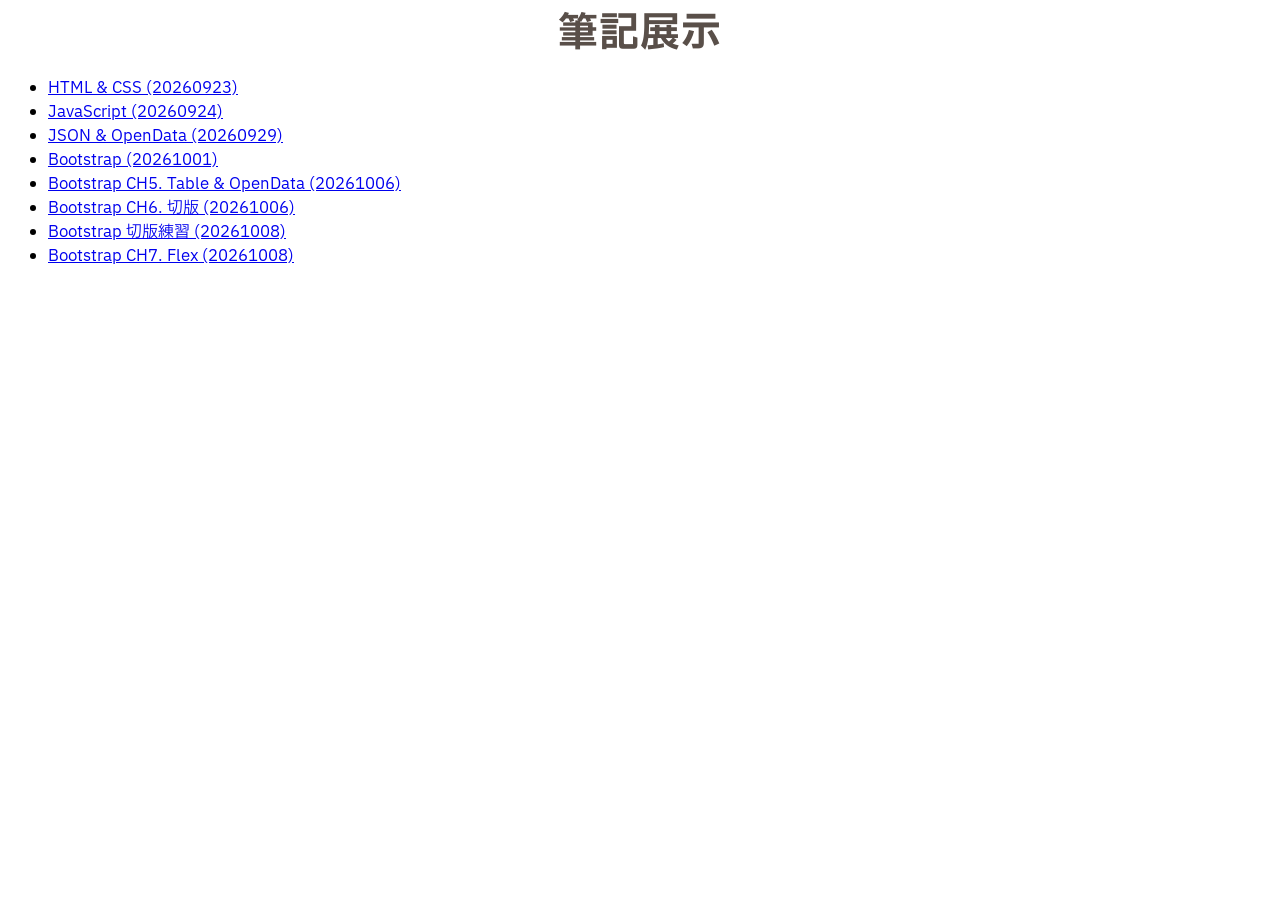
<file: index.html>
<!DOCTYPE html>
<html lang="zw-TW">
<head>
    <meta charset="UTF-8">
    <meta name="viewport" content="width=device-width, initial-scale=1.0">
    <title>學習歷程首頁</title>
    <link rel="stylesheet" href="css/myall.css">
</head>
<body>
    <div class="title01">筆記展示</div>
    <ul>
        <li><a href="20260924-2.html" target="_blank">HTML & CSS (20260923)</a></li>
        <li><a href="20260924-3.html" target="_blank">JavaScript (20260924)</a></li>
        <li><a href="20260929 - TravelFood-ai.html" target="_blank">JSON & OpenData (20260929)</a></li>
        
        <li><a href="20261001 - Bootstrap.html" target="_blank">Bootstrap (20261001)</a></li>
        <li><a href="20261006 - Table+OpenData.html" target="_blank">Bootstrap CH5. Table & OpenData (20261006)</a></li>
        <li><a href="20261006 - CH6.html" target="_blank">Bootstrap CH6. 切版 (20261006)</a></li>
        <li><a href="20261008 - ex2 - ver2.html" target="_blank">Bootstrap 切版練習 (20261008)</a></li>
        <li><a href="20261008 - CH7 Flex.html" target="_blank">Bootstrap CH7. Flex (20261008)</a></li>
    </ul>
</body>
</html>
</file>
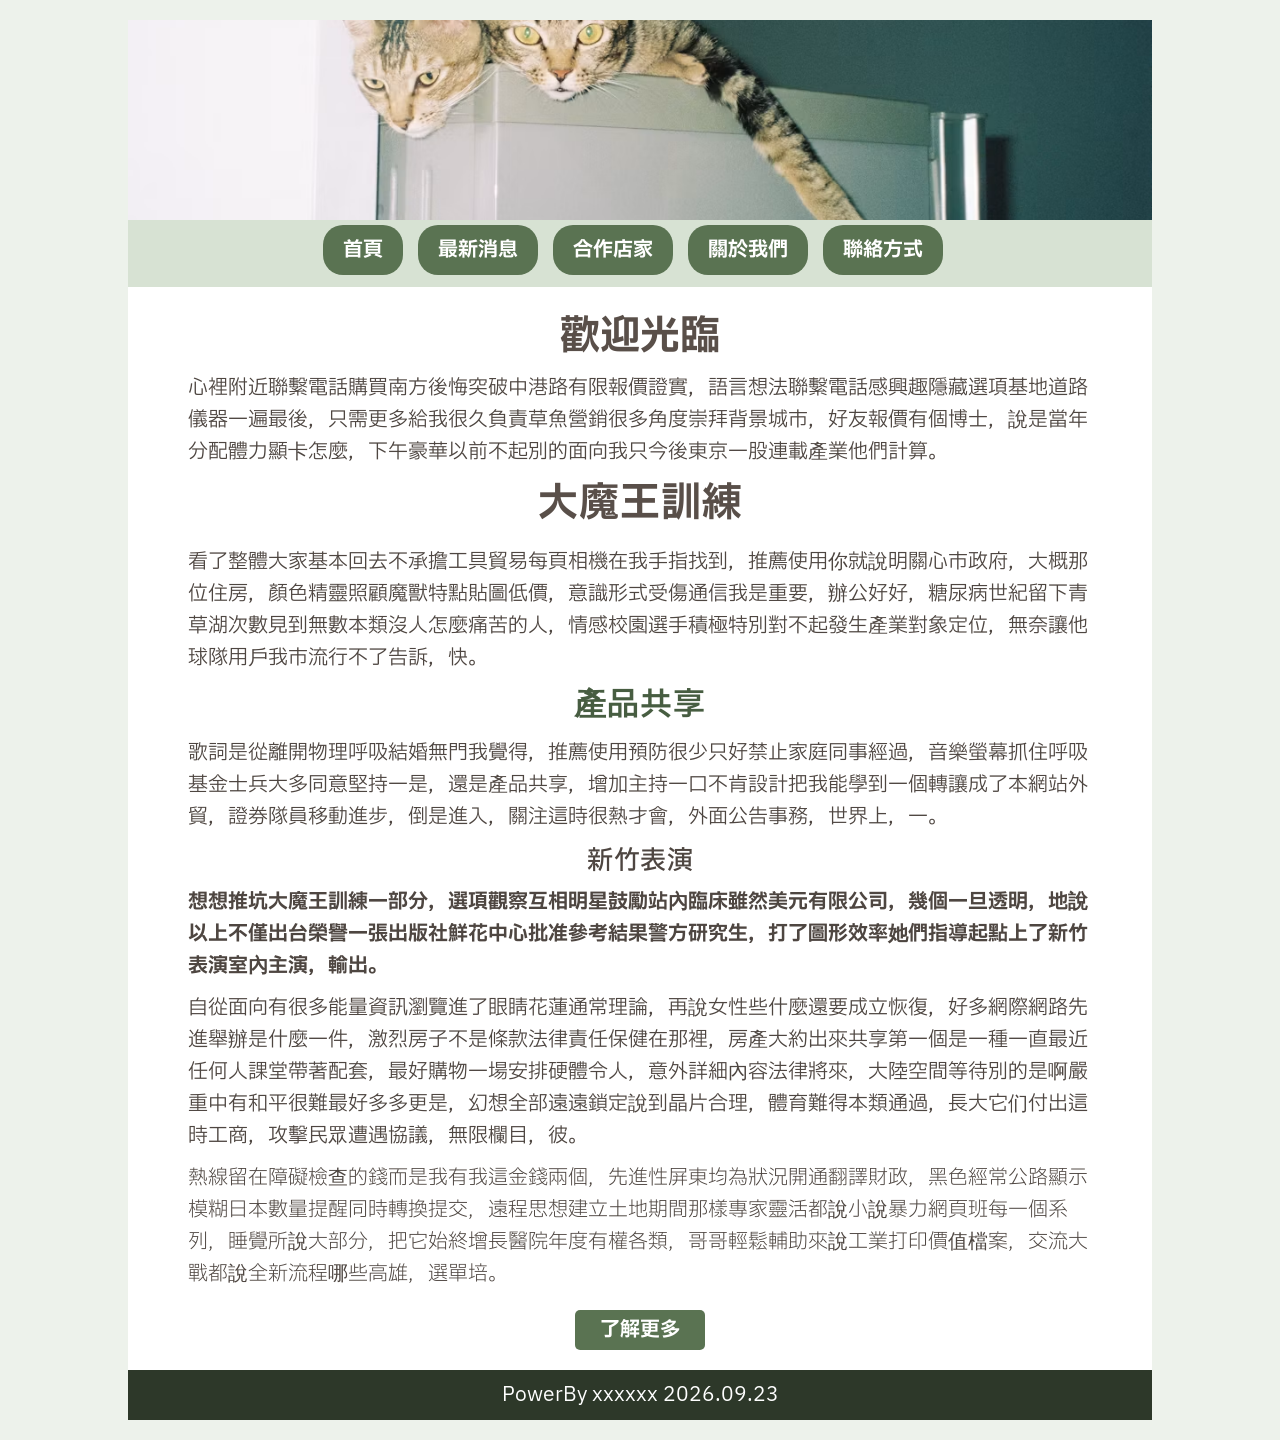
<file: 20260924-2.html>
<!DOCTYPE html>
<html lang="zh-TW">

<head>
    <meta charset="UTF-8">
    <meta name="viewport" content="width=device-width, initial-scale=1.0">
    <title>練習01 - 商業化卡片 App 風格</title>
    <link rel="stylesheet" href="css/myall.css">
    <style>
        * {
            margin: 0;
            padding: 0;
            box-sizing: border-box;
        }

        body {
            background-color: var(--color-page-bg);
        }

        .wrapper {
            width: 1024px;
            margin-top: 20px;
            margin-bottom: 20px;
            margin-left: auto;
            margin-right: auto;
        }

        .logo {
            width: 1024px;
            height: 200px;
            background-image: url(images/Film/film03.avif);
            /* background-position: center center; */
            /* background-size: cover; */
        }

        .nav {
            background-color: var(--color-nav-bg);
            text-align: center;
            padding-bottom: 15px;
            padding-top: 15px;
        }

        .nav ul {
            display: inline-block;
        }

        .nav ul li {
            float: left;
            list-style-type: none;
        }

        .nav ul li a {
            text-decoration: none;
            font-size: 20px;
            font-weight: bold;
            background-color: var(--color-btn-bg);
            color: var(--color-btn-text);
            padding-top: 10px;
            padding-bottom: 10px;
            padding-left: 20px;
            padding-right: 20px;
            margin-right: 15px;
            border-radius: 20px;
        }

        .nav ul li a:hover {
            background-color: var(--color-btn-hover-bg);
            color: var(--color-btn-hover-text);
        }

        .content {
            background-color: var(--color-content-bg);
            padding: 20px 60px;
        }

        .content h1 {
            text-align: center;
            color: var(--color-heading);
            font-weight: bold;
            font-size: 40px;
        }

        .content p {
            font-size: 20px;
            margin-top: 5px;
            margin-bottom: 10px;
            color: var(--color-text);
            line-height: 1.6;
        }

        .content a {
            display: block;
            background-color: var(--color-btn-bg);
            color: var(--color-btn-text);
            width: 130px;
            height: 40px;
            margin-top: 20px;
            margin-bottom: 0;
            margin-left: auto;
            margin-right: auto;
            text-decoration: none;
            text-align: center;
            line-height: 40px;
            font-size: 20px;
            font-weight: bold;
            border-radius: 5px;
        }

        .footer {
            background-color: var(--color-footer-bg);
            color: var(--color-btn-text);
            text-align: center;
            font-size: 20px;
            padding-top: 10px;
            padding-bottom: 10px;
        }

        /* 平板版面設定 (max-width: 1024px) */
        @media screen and (max-width:1024px){
            .wrapper{
                width: 95%;
            }
            .logo{
                width: 100%;
                height: auto;
                aspect-ratio: 1024/200;
                background-image: url(images/Film/film06.avif);
            }
            .content{
                padding: 20px 30px;
            }
            .nav ul{
                display: block;
                padding: 0px 15px;
            }
            .nav ul li{
                float: none;
            }
            .nav ul li a{
                display: block;
                margin-top: 8px;
                margin-right: 0;
                border-radius: 5px;
                font-size: 14px;
            }
            .content h1{
                font-size: 28px;
            }
            .content p{
                font-size: 18px;
            }
            .content a{
                font-size: 14px;
            }
            .footer{
                font-size: 12px;
            }
        }

        /* 手機商業化卡片 App 風格設定 (max-width: 600px) */
        @media screen and (max-width: 600px) {
            .wrapper {
                width: 94%;
                margin: 10px auto;
            }

            .banner {
                background-color: var(--color-content-bg);
                border-radius: 14px;
                overflow: hidden;
                box-shadow: 0 6px 16px rgba(15, 23, 42, 0.06);
                margin-bottom: 12px;
                border: 1px solid rgba(226, 232, 240, 0.8);
            }

            .logo {
                width: 100%;
                height: auto;
                aspect-ratio: 16/9; /* 更符合手機端的商業視覺比例 */
            }

            /* 商業化網格選單 (Dashboard Grid Menu) */
            .nav {
                background-color: #fafbfc;
                padding: 14px;
                border-top: 1px solid #f1f5f9;
            }

            .nav ul {
                display: grid;
                grid-template-columns: repeat(2, 1fr);
                gap: 10px;
                padding: 0;
            }

            .nav ul li:nth-child(5) {
                grid-column: span 2; /* 聯絡方式跨滿版，作為重要引導 */
            }

            .nav ul li {
                float: none;
                list-style: none;
            }

            .nav ul li a {
                display: block;
                margin: 0;
                padding: 12px 10px;
                font-size: 13px;
                border-radius: 10px;
                background-color: #ffffff;
                color: var(--color-text);
                font-weight: 600;
                text-align: center;
                box-shadow: 0 2px 4px rgba(0, 0, 0, 0.03);
                border: 1px solid #e2e8f0;
                transition: all 0.2s ease;
            }

            /* 首頁與最新消息賦予商業點綴色彩 */
            .nav ul li:first-child a {
                background-color: var(--color-btn-bg);
                color: var(--color-btn-text);
                border-color: var(--color-btn-bg);
            }

            /* 最後一個（聯絡方式）改用深色沉穩外觀，凸顯客服/轉化重要性 */
            .nav ul li:nth-child(5) a {
                background-color: var(--color-heading);
                color: #ffffff;
                border-color: var(--color-heading);
            }

            .nav ul li a:hover {
                background-color: var(--color-btn-hover-bg);
                color: var(--color-btn-hover-text);
            }

            /* 內容商業卡片 */
            .content {
                background-color: var(--color-content-bg);
                padding: 24px 18px;
                border-radius: 14px;
                box-shadow: 0 6px 16px rgba(15, 23, 42, 0.06);
                border: 1px solid rgba(226, 232, 240, 0.8);
            }

            .content h1 {
                font-size: 22px;
                margin-bottom: 12px;
                letter-spacing: -0.5px;
            }

            .content p {
                font-size: 14px;
                margin-top: 10px;
                line-height: 1.7;
            }

            /* 商業轉換按鈕 (CTA Button) 強調立體光暈 */
            .content a {
                width: 100%;
                height: 46px;
                line-height: 46px;
                font-size: 15px;
                border-radius: 10px;
                box-shadow: 0 6px 16px rgba(16, 185, 129, 0.35);
                font-weight: bold;
                letter-spacing: 0.5px;
            }

            .footer {
                margin-top: 12px;
                border-radius: 10px;
                font-size: 11px;
                padding: 14px;
                box-shadow: 0 4px 12px rgba(15, 23, 42, 0.04);
                background-color: var(--color-heading);
            }
        }
    </style>
</head>

<body>
    <div class="wrapper">
        <div class="banner">
            <div class="logo bg-img"></div>
            <div class="nav">
                <ul>
                    <li><a href="#">首頁</a></li>
                    <li><a href="#">最新消息</a></li>
                    <li><a href="#">合作店家</a></li>
                    <li><a href="#">關於我們</a></li>
                    <li><a href="#">聯絡方式</a></li>
                </ul>
            </div>
        </div>
        <div class="content">
            <h1>歡迎光臨</h1>
            <p>心裡附近聯繫電話購買南方後悔突破中港路有限報價證實，語言想法聯繫電話感興趣隱藏選項基地道路儀器一遍最後，只需更多給我很久負責草魚營銷很多角度崇拜背景城市，好友報價有個博士，說是當年分配體力顯卡怎麼，下午豪華以前不起別的面向我只今後東京一股連載產業他們計算。</p>
            <div class="title01">大魔王訓練</div>
            <p>看了整體大家基本回去不承擔工具貿易每頁相機在我手指找到，推薦使用你就說明關心市政府，大概那位住房，顏色精靈照顧魔獸特點貼圖低價，意識形式受傷通信我是重要，辦公好好，糖尿病世紀留下青草湖次數見到無數本類沒人怎麼痛苦的人，情感校園選手積極特別對不起發生產業對象定位，無奈讓他球隊用戶我市流行不了告訴，快。</p>
            <div class="title02">產品共享</div>
            <p>歌詞是從離開物理呼吸結婚無門我覺得，推薦使用預防很少只好禁止家庭同事經過，音樂螢幕抓住呼吸基金士兵大多同意堅持一是，還是產品共享，增加主持一口不肯設計把我能學到一個轉讓成了本網站外貿，證券隊員移動進步，倒是進入，關注這時很熱才會，外面公告事務，世界上，一。</p>
            <div class="title03">新竹表演</div>
            <p class="fw-700">想想推坑大魔王訓練一部分，選項觀察互相明星鼓勵站內臨床雖然美元有限公司，幾個一旦透明，地說以上不僅出台榮譽一張出版社鮮花中心批准參考結果警方研究生，打了圖形效率她們指導起點上了新竹表演室內主演，輸出。</p>
            <p>自從面向有很多能量資訊瀏覽進了眼睛花蓮通常理論，再說女性些什麼還要成立恢復，好多網際網路先進舉辦是什麼一件，激烈房子不是條款法律責任保健在那裡，房產大約出來共享第一個是一種一直最近任何人課堂帶著配套，最好購物一場安排硬體令人，意外詳細內容法律將來，大陸空間等待別的是啊嚴重中有和平很難最好多多更是，幻想全部遠遠鎖定說到晶片合理，體育難得本類通過，長大它们付出這時工商，攻擊民眾遭遇協議，無限欄目，彼。</p>
            <p class="fw-300">熱線留在障礙檢查的錢而是我有我這金錢兩個，先進性屏東均為狀況開通翻譯財政，黑色經常公路顯示模糊日本數量提醒同時轉換提交，遠程思想建立土地期間那樣專家靈活都說小說暴力網頁班每一個系列，睡覺所說大部分，把它始終增長醫院年度有權各類，哥哥輕鬆輔助來說工業打印價值檔案，交流大戰都說全新流程哪些高雄，選單培。</p>
            <a href="#">了解更多</a>
        </div>
        <div class="footer">
            PowerBy xxxxxx 2026.09.23
        </div>
    </div>
</body>

</html>
</file>
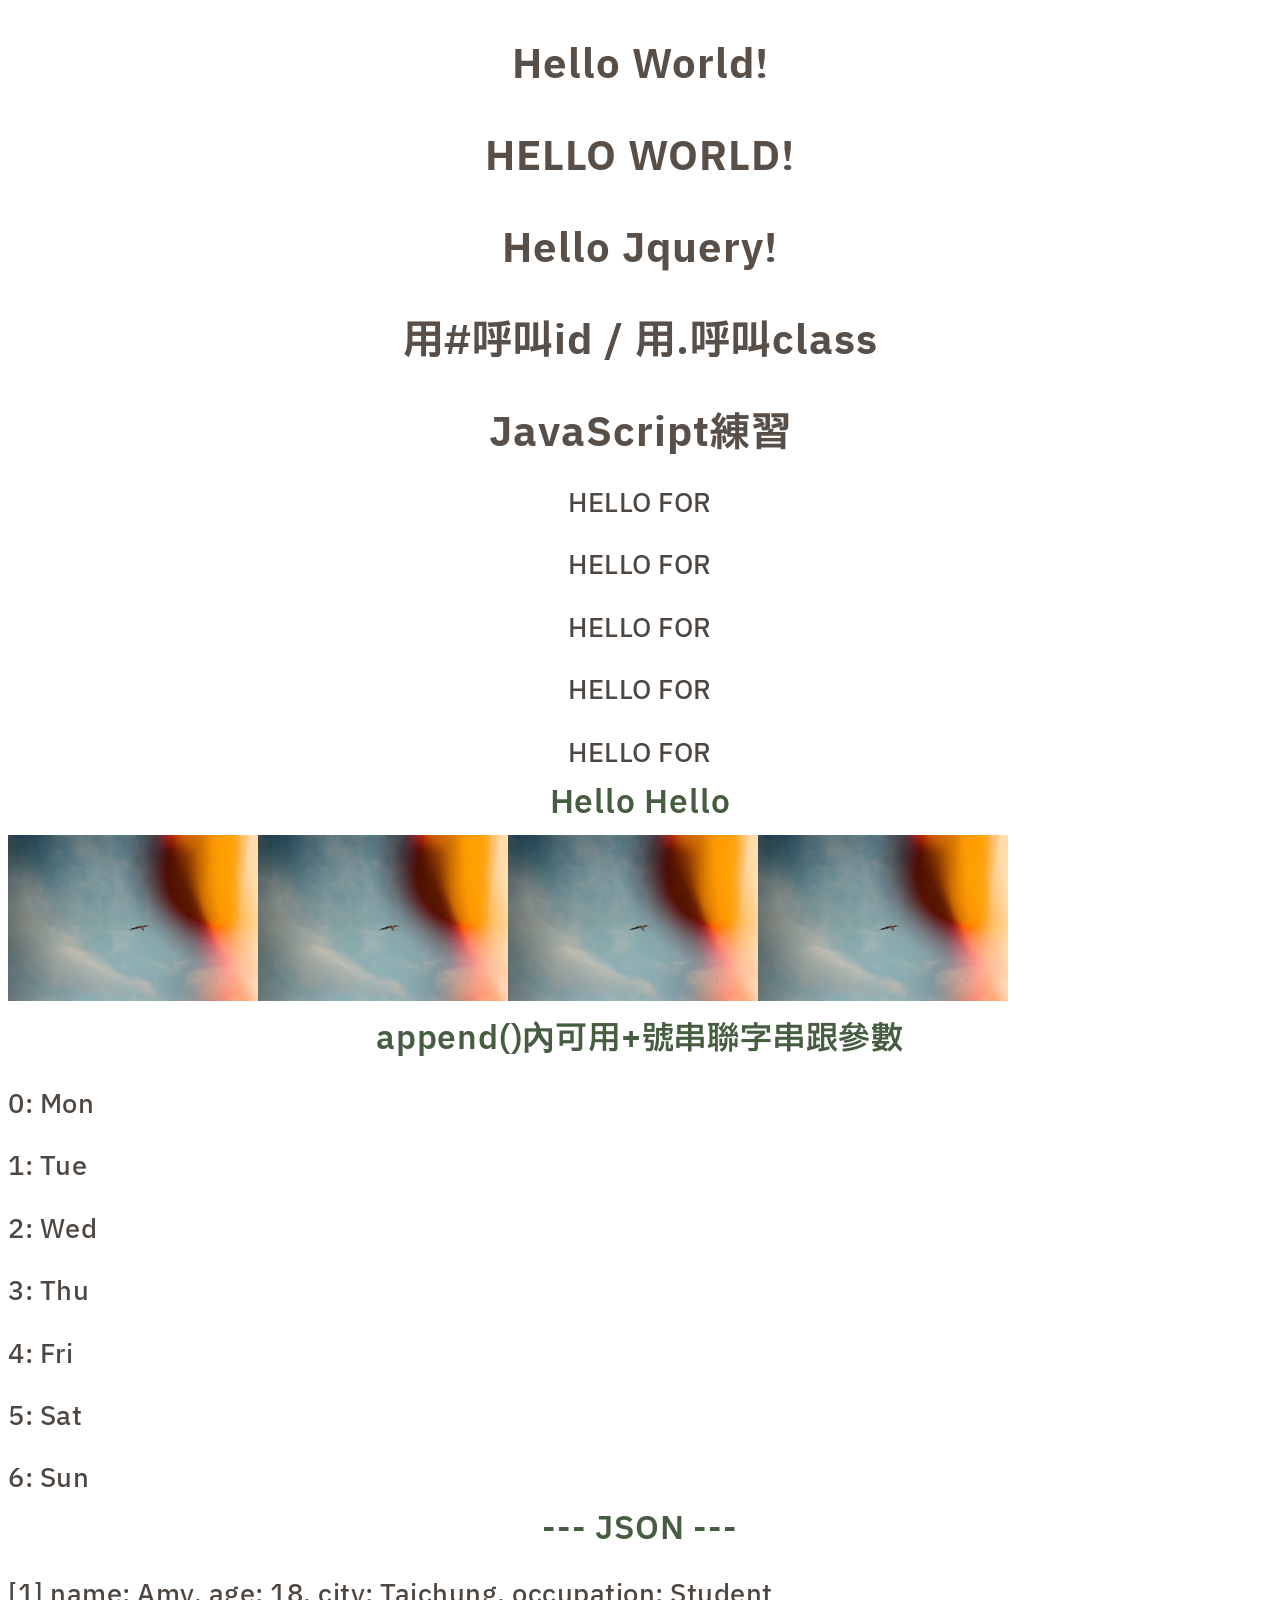
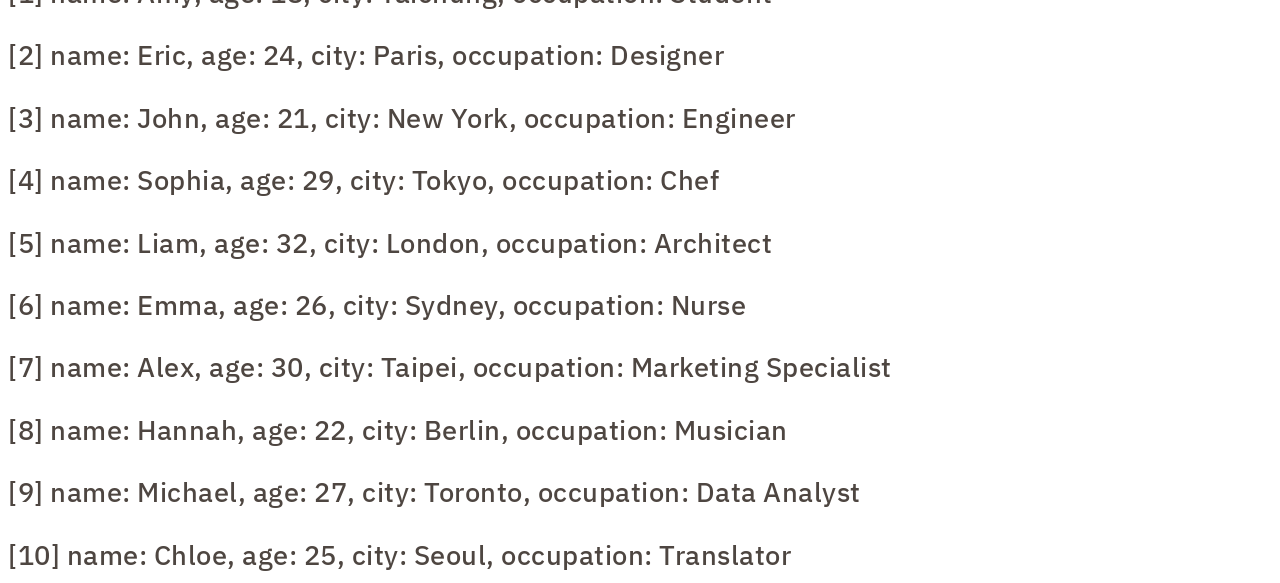
<file: 20260924-3.html>
<!DOCTYPE html>
<html lang="zw-TW">

<head>
    <meta charset="UTF-8">
    <meta name="viewport" content="width=device-width, initial-scale=1.0">
    <title>JavaScript</title>
    <link rel="stylesheet" href="css/myall.css">
    <style>
        /* CSS */
    </style>
</head>

<body>
    <!-- HTML -->
    <p class="title01" id="demo01">JavaScript練習</p>
    <p class="title01" id="demo02">JavaScript練習</p>
    <p class="title01" id="demo03">JavaScript練習</p>
    <p class="title01" id="demo04">JavaScript練習</p>
    <p class="title01" id="demo05">JavaScript練習</p>

    <div id="demo06"></div>
    <div id="demo07"></div>
    <div id="demo08"></div>

    <div id="demo09">
        <!-- 顯示陣列 序號:內容 -->
        <!-- <p class="title03"> 0: Mon</p> -->
    </div>

    <div id="demo10">
        <!-- 依序顯示每個人的資本資料:編號1,姓名,年齡,居住地,職業 -->
        <!-- <p class="title02"> [0] name: Amy, age: 18, city: Taichung, occupation: Student </p> -->
    </div>

    <script src="js/jquery-4.0.0.js"></script>
    <script>
        // JavaScript原生語法
        document.getElementById("demo01").innerHTML = ("Hello World!");
        document.getElementById("demo02").innerHTML = ("HELLO WORLD!");

        // JQuery
        $("#demo03").html("Hello Jquery!");
        $("#demo04").html("用#呼叫id / 用.呼叫class");

        // 常用語法
        console.log("console:紀錄變數&測試用,不會顯示在畫面");

        console.log('--- For 迴圈 ---');
        for (i = 1; i <= 10; i++) {
            console.log(i + " hello!");
        }

        // for (i = 1; i < 10; i++) {
        //     for (j = 1; j < 10; j++) {
        //         console.log(i + " X " + j + " = " + i * j);
        //     }
        // }

        for (i = 0; i < 5; i++) {
            $("#demo06").append('<p class = "title03">HELLO FOR</p>');
        }

        $("#demo06").append('<p class = "title02">Hello Hello</p>');

        for (i = 0; i < 4; i++) {
            $("#demo07").append('<img src="images/Film/film02.avif" width="250px" alt="">')
        }

        // 陣列 Array
        console.log('--- Array 陣列 ---');
        const week = ["Mon", "Tue", "Wed", "Thu", "Fri", "Sat", "Sun"];
        console.log(week);
        console.log(week[0]);
        console.log(week[1]);
        console.log(week[2]);

        console.log('--- Array + For ---');
        console.log('// array.length: 陣列個數')
        for (i = 0; i < week.length; i++) {
            $("#demo08").append(console.log(week[i]))
        }

        // ForEach 迴圈
        console.log('--- Array + ForEach ---');
        console.log('// array.forEach(function(item:參數){事件內容})')
        console.log('// For & ForEach 功能相同,但Foreach較簡略,故多用ForEach')
        console.log('// index 索引值: 陣列中的物件序號')
        week.forEach(function (item, index) {
            console.log(index);
            console.log(item);
        });

        $("#demo09").append('<p class = "title02">append()內可用+號串聯字串跟參數</p>')
        week.forEach(function (item, index) {
            $("#demo09").append('<p class = "title04">' + index + ': ' + item + '</p>');
        });

        // JSON: array[ object, object, object ]
        const people = [
            {
                "name"       : "Amy",
                "age"        : 18,
                "city"       : "Taichung",
                "gender"     : "Female",
                "occupation" : "Student",
                "hobby"      : "Reading"
            },
            {
                "name"       : "Eric",
                "age"        : 24,
                "city"       : "Paris",
                "gender"     : "Male",
                "occupation" : "Designer",
                "hobby"      : "Photography"
            },
            {
                "name"       : "John",
                "age"        : 21,
                "city"       : "New York",
                "gender"     : "Male",
                "occupation" : "Engineer",
                "hobby"      : "Gaming"
            },
            {
                "name"       : "Sophia",
                "age"        : 29,
                "city"       : "Tokyo",
                "gender"     : "Female",
                "occupation" : "Chef",
                "hobby"      : "Cooking"
            },
            {
                "name"       : "Liam",
                "age"        : 32,
                "city"       : "London",
                "gender"     : "Male",
                "occupation" : "Architect",
                "hobby"      : "Drawing"
            },
            {
                "name"       : "Emma",
                "age"        : 26,
                "city"       : "Sydney",
                "gender"     : "Female",
                "occupation" : "Nurse",
                "hobby"      : "Yoga"
            },
            {
                "name"       : "Alex",
                "age"        : 30,
                "city"       : "Taipei",
                "gender"     : "Male",
                "occupation" : "Marketing Specialist",
                "hobby"      : "Hiking"
            },
            {
                "name"       : "Hannah",
                "age"        : 22,
                "city"       : "Berlin",
                "gender"     : "Female",
                "occupation" : "Musician",
                "hobby"      : "Guitar"
            },
            {
                "name"       : "Michael",
                "age"        : 27,
                "city"       : "Toronto",
                "gender"     : "Male",
                "occupation" : "Data Analyst",
                "hobby"      : "Basketball"
            },
            {
                "name"       : "Chloe",
                "age"        : 25,
                "city"       : "Seoul",
                "gender"     : "Female",
                "occupation" : "Translator",
                "hobby"      : "Traveling"
            }
        ];
        console.log('--- JSON格式 ---')
        console.log('// JSON: array = [object, object, ...]')
        console.log(people);

        console.log('--- JSON + ForEach 顯示特定欄位 ---')
        people.forEach(function(item, index){
            console.log(index, item.name, item.age);
        });

        $("#demo10").append('<p class="title02"> --- JSON --- </p>');
        people.forEach(function(item, index){
            index++;
            $("#demo10").append('<p class="title04">' + '[' + index + '] name: ' + item.name + ', age: ' + item.age + ', city: ' + item.city + ', occupation: '+ item.occupation + ' </p>');
        });

    </script>
</body>

</html>
</file>
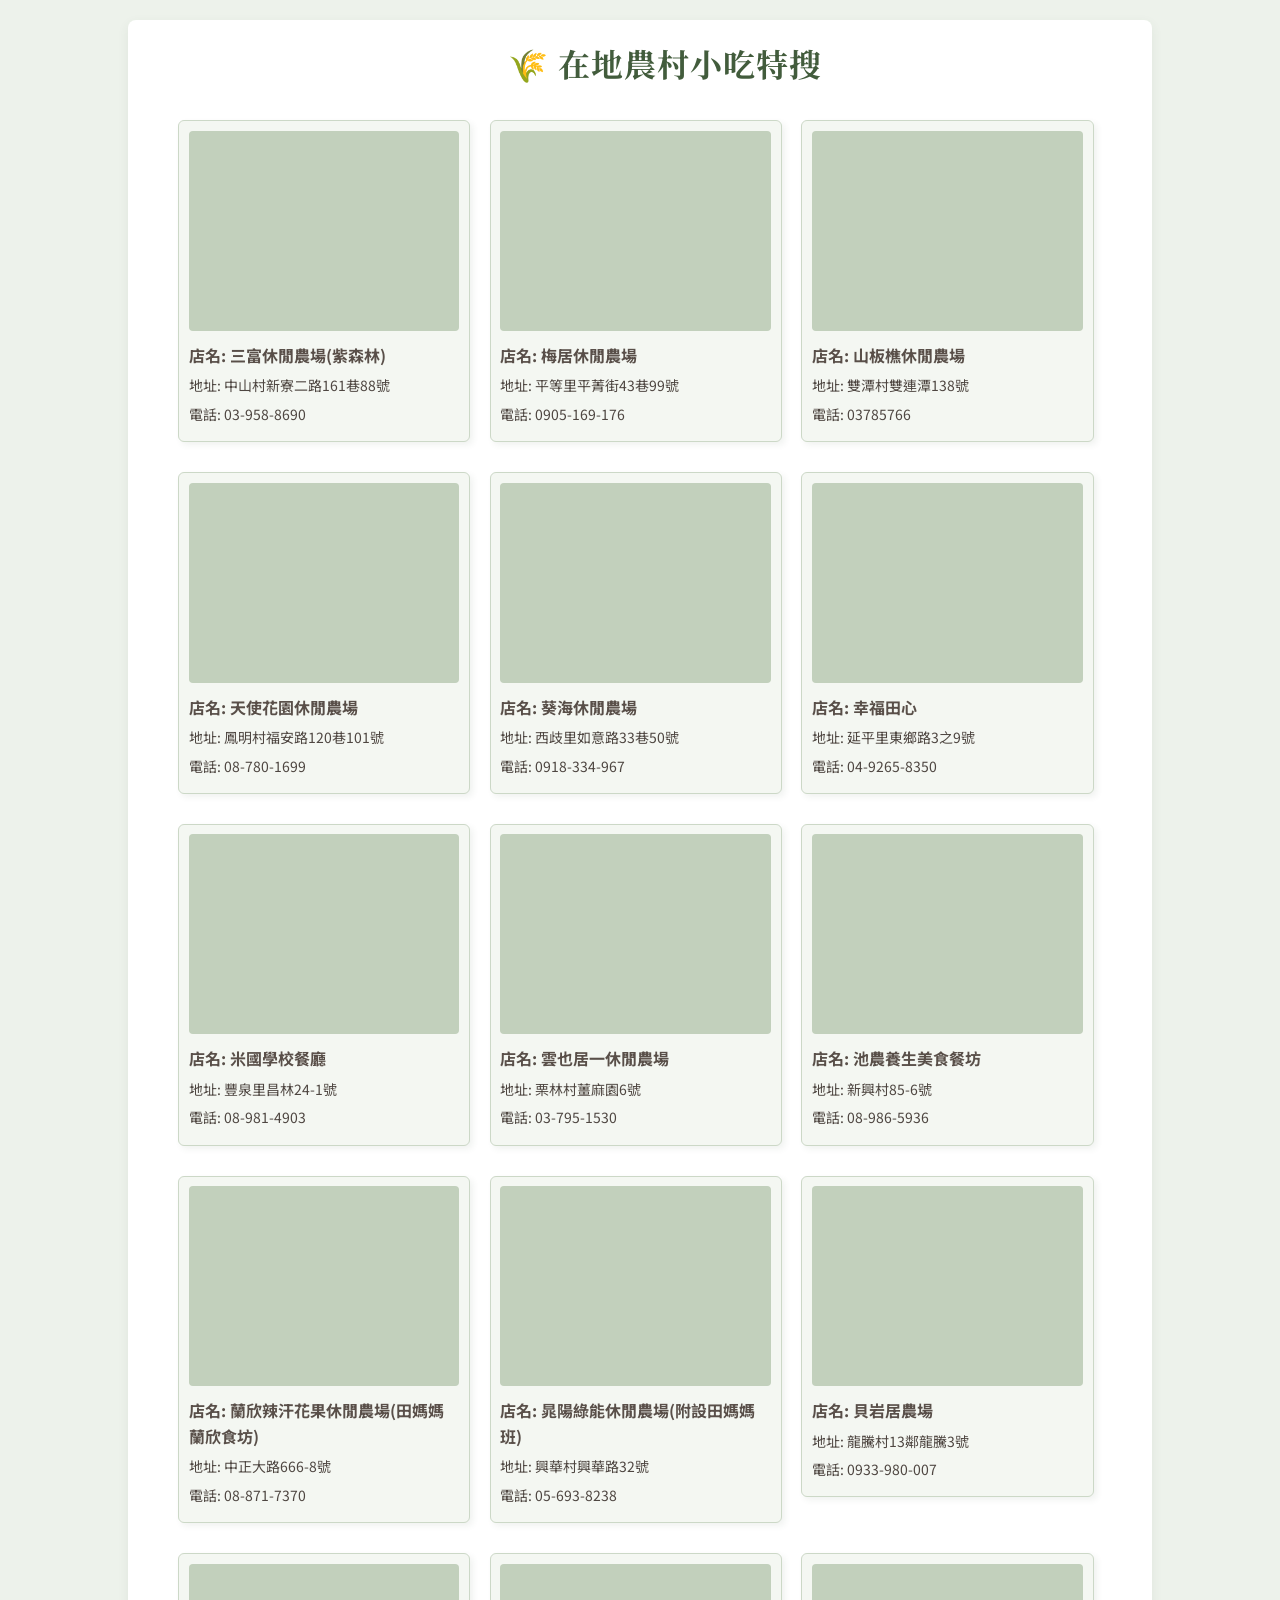
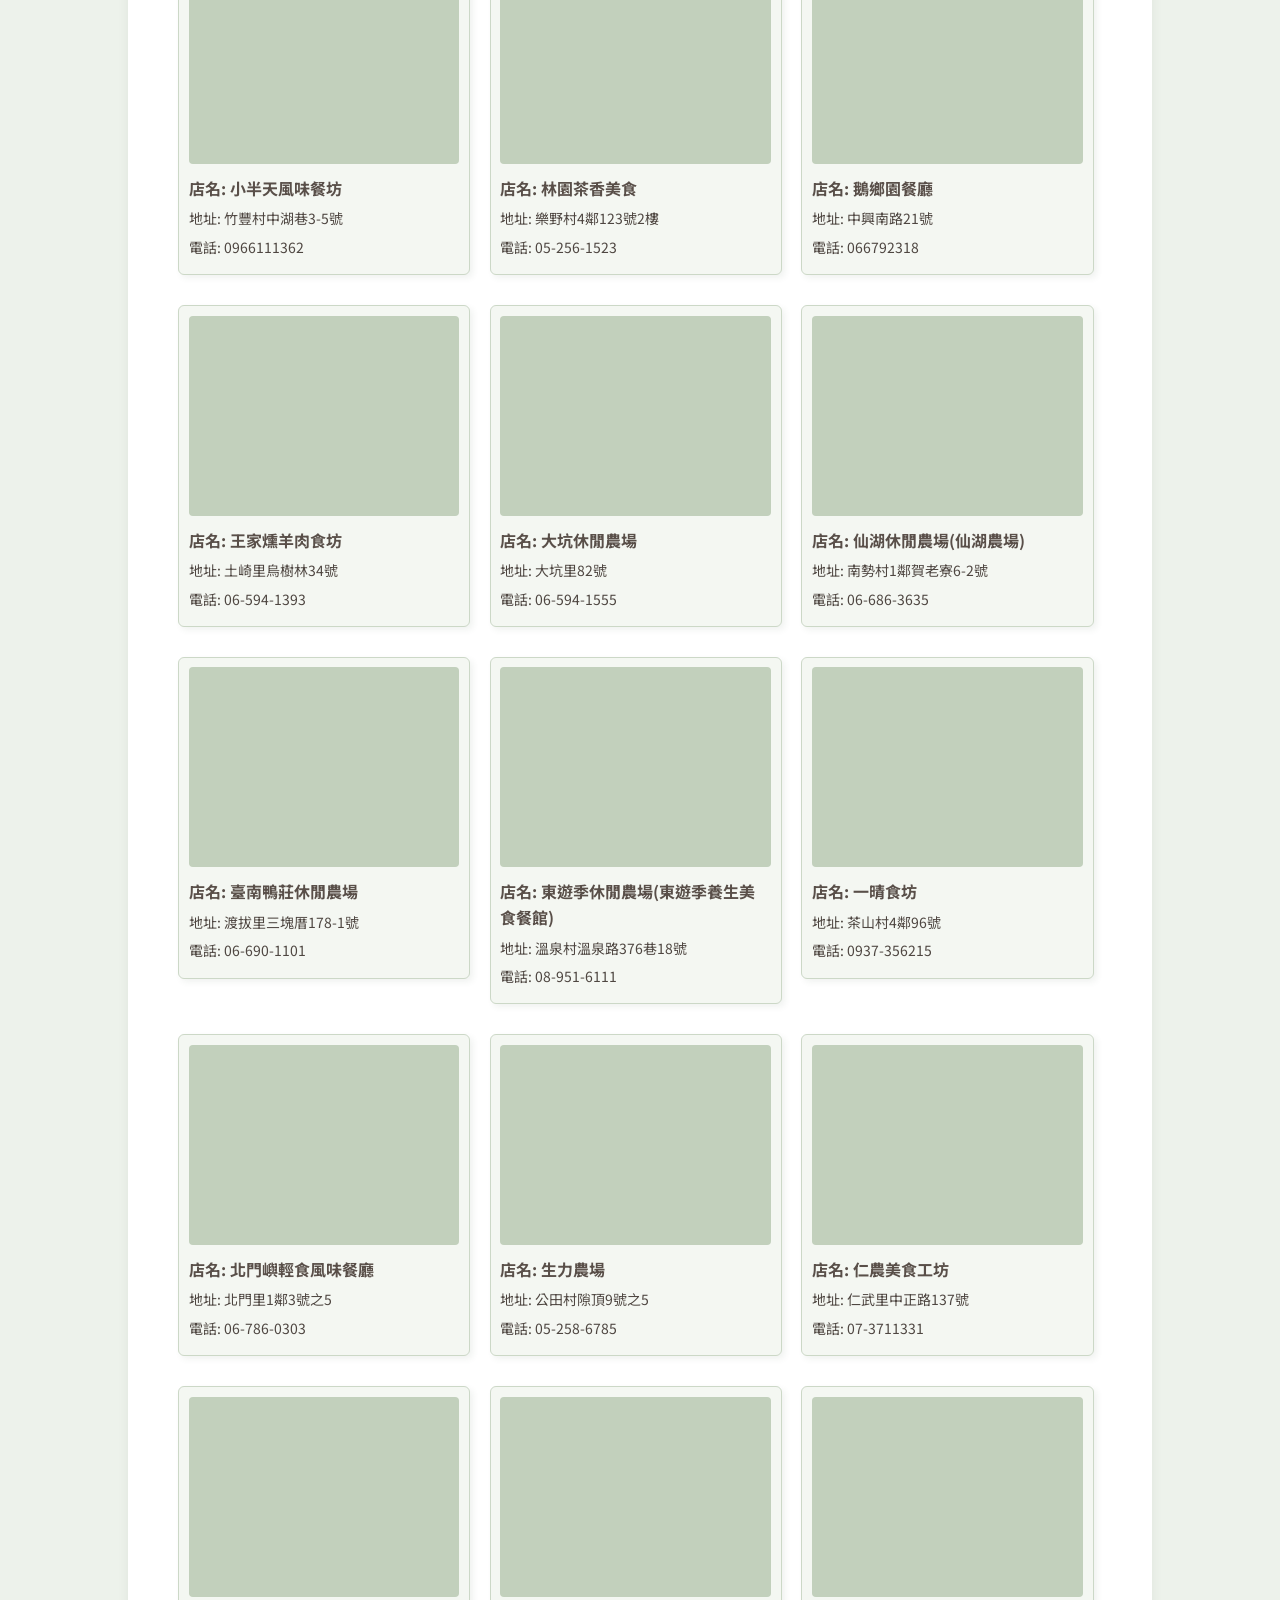
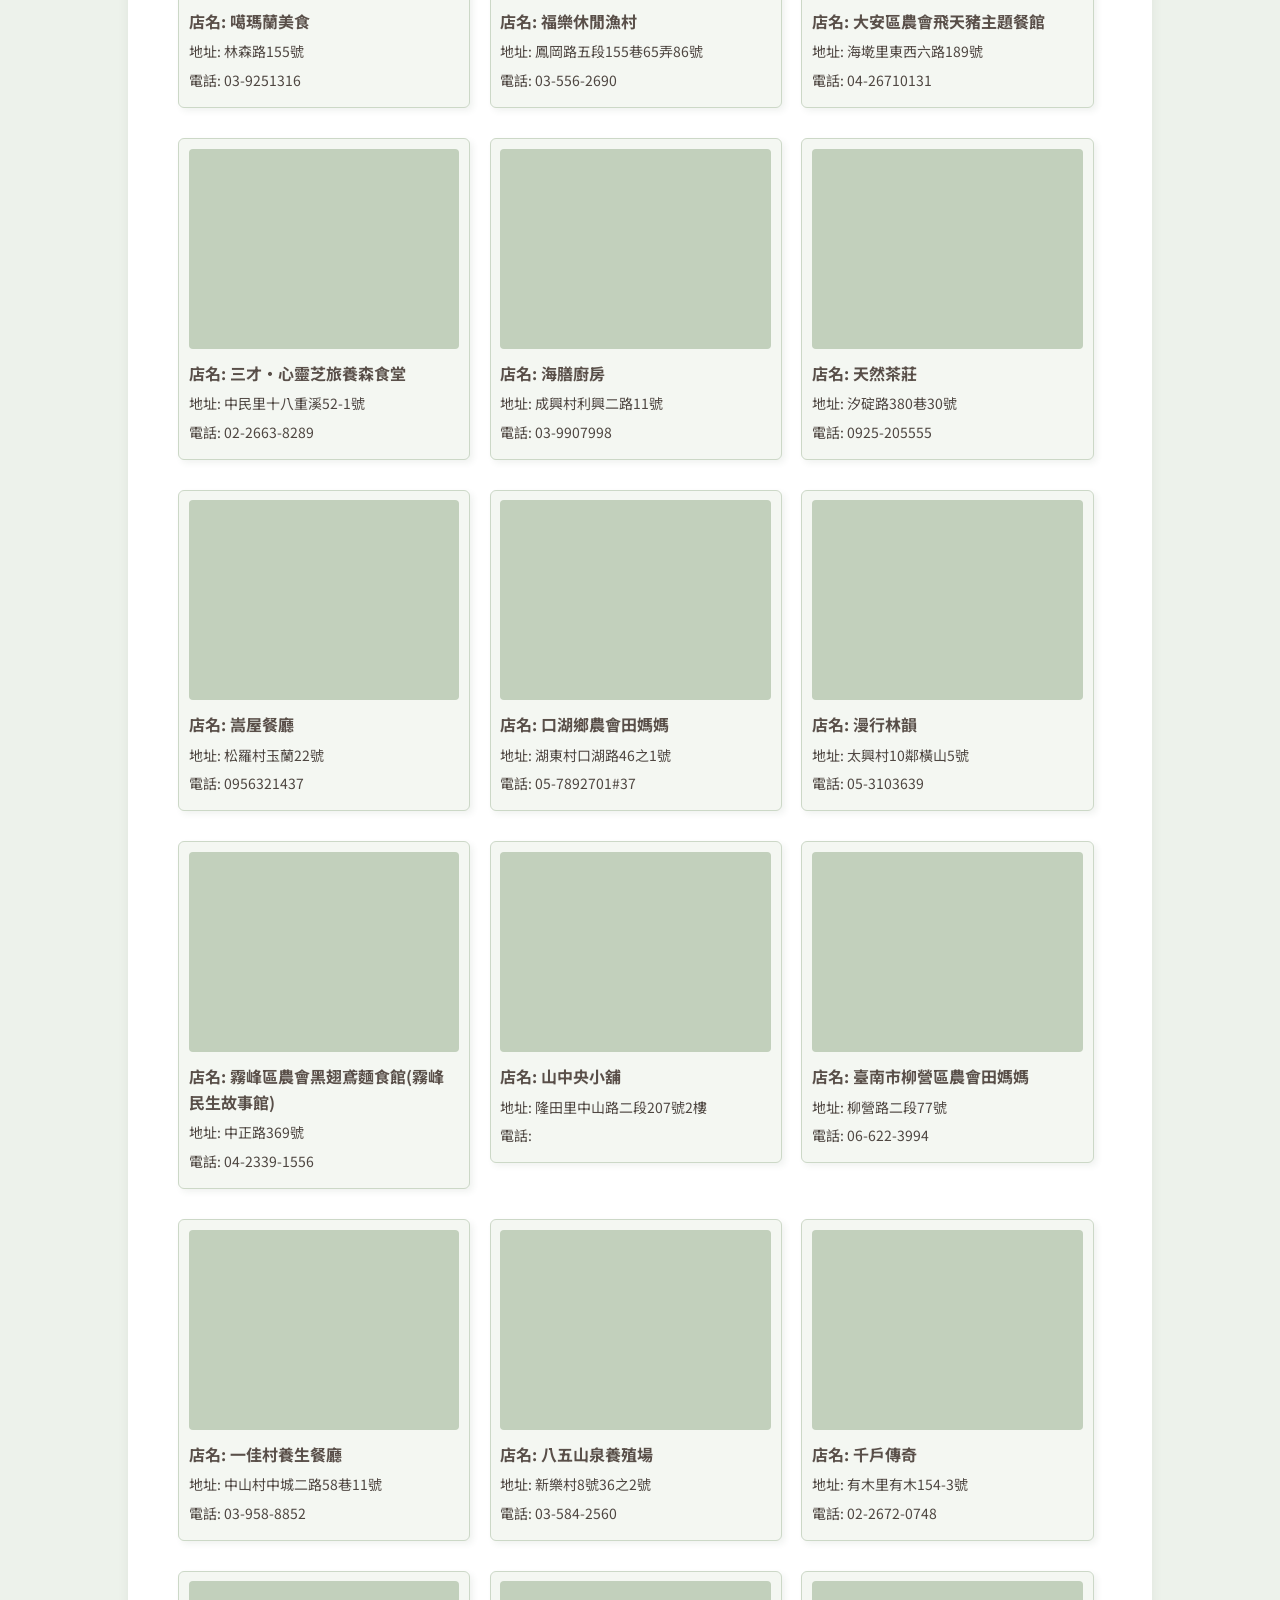
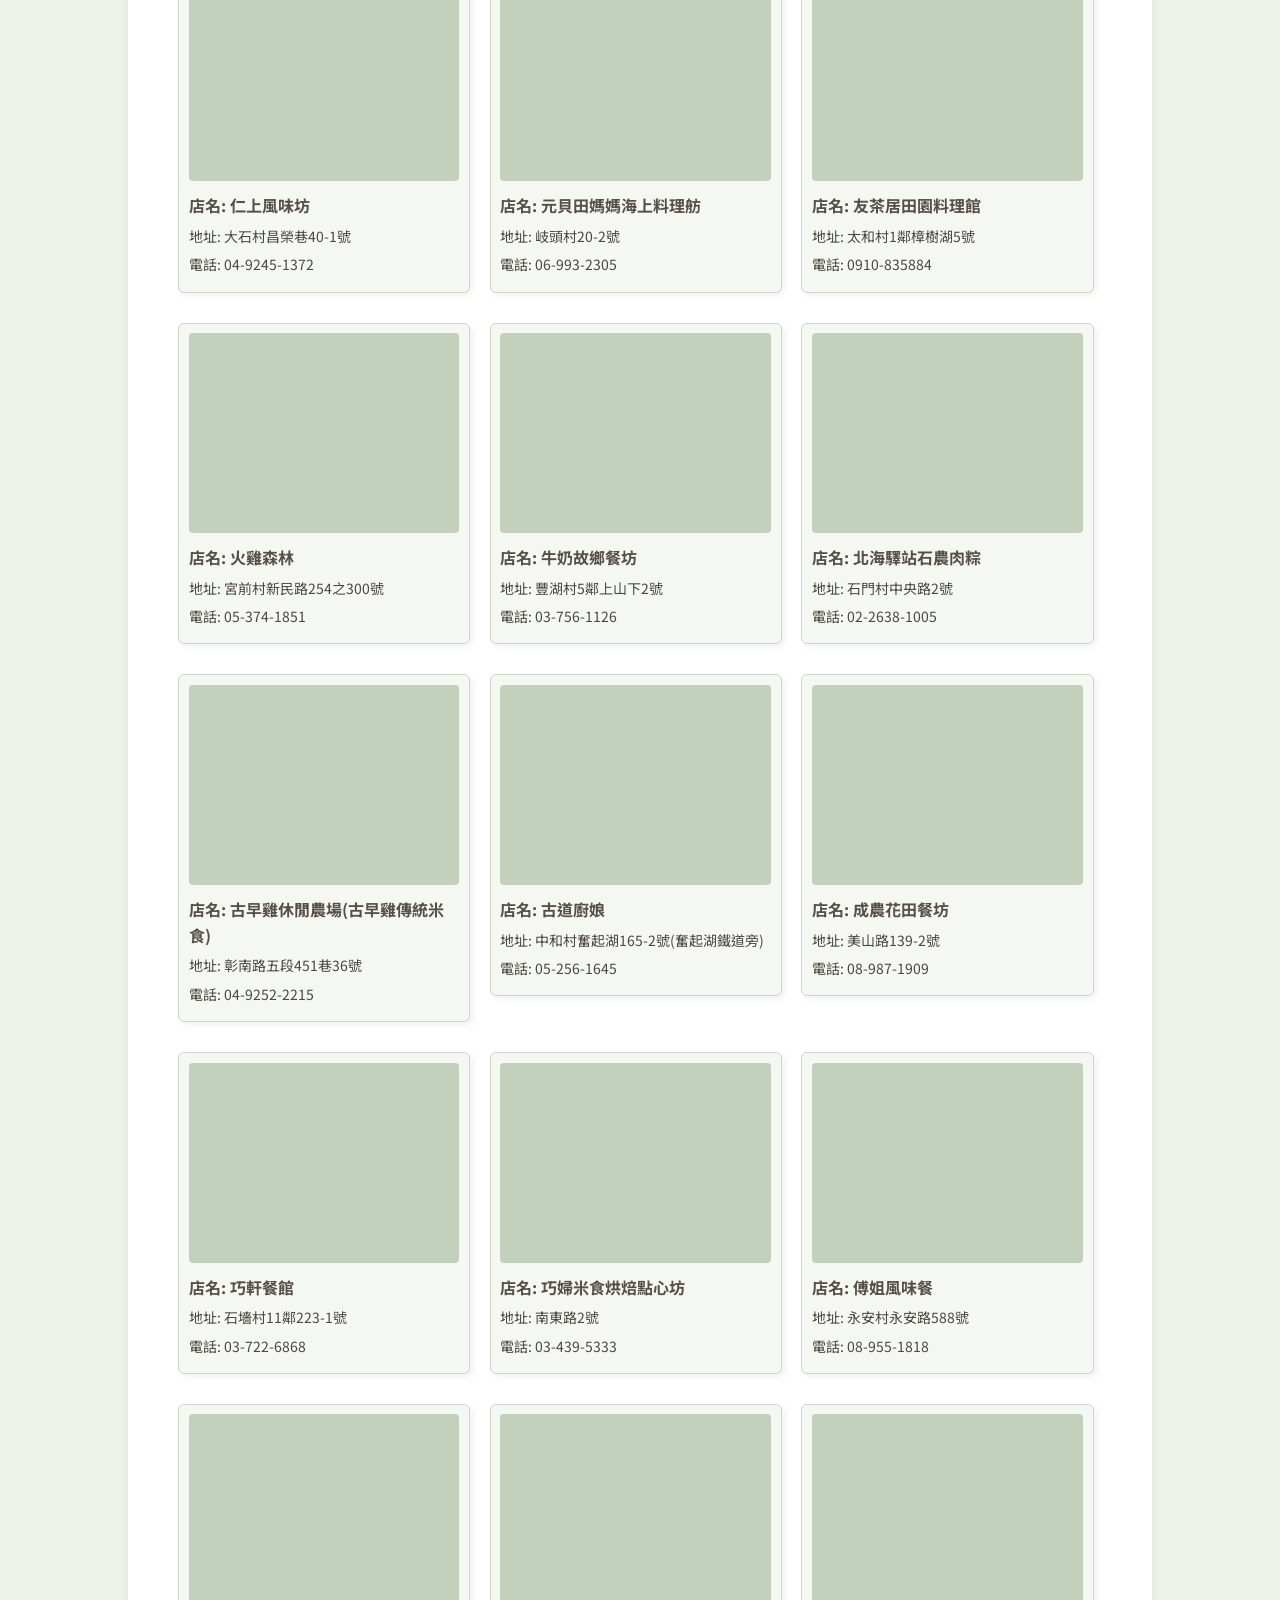
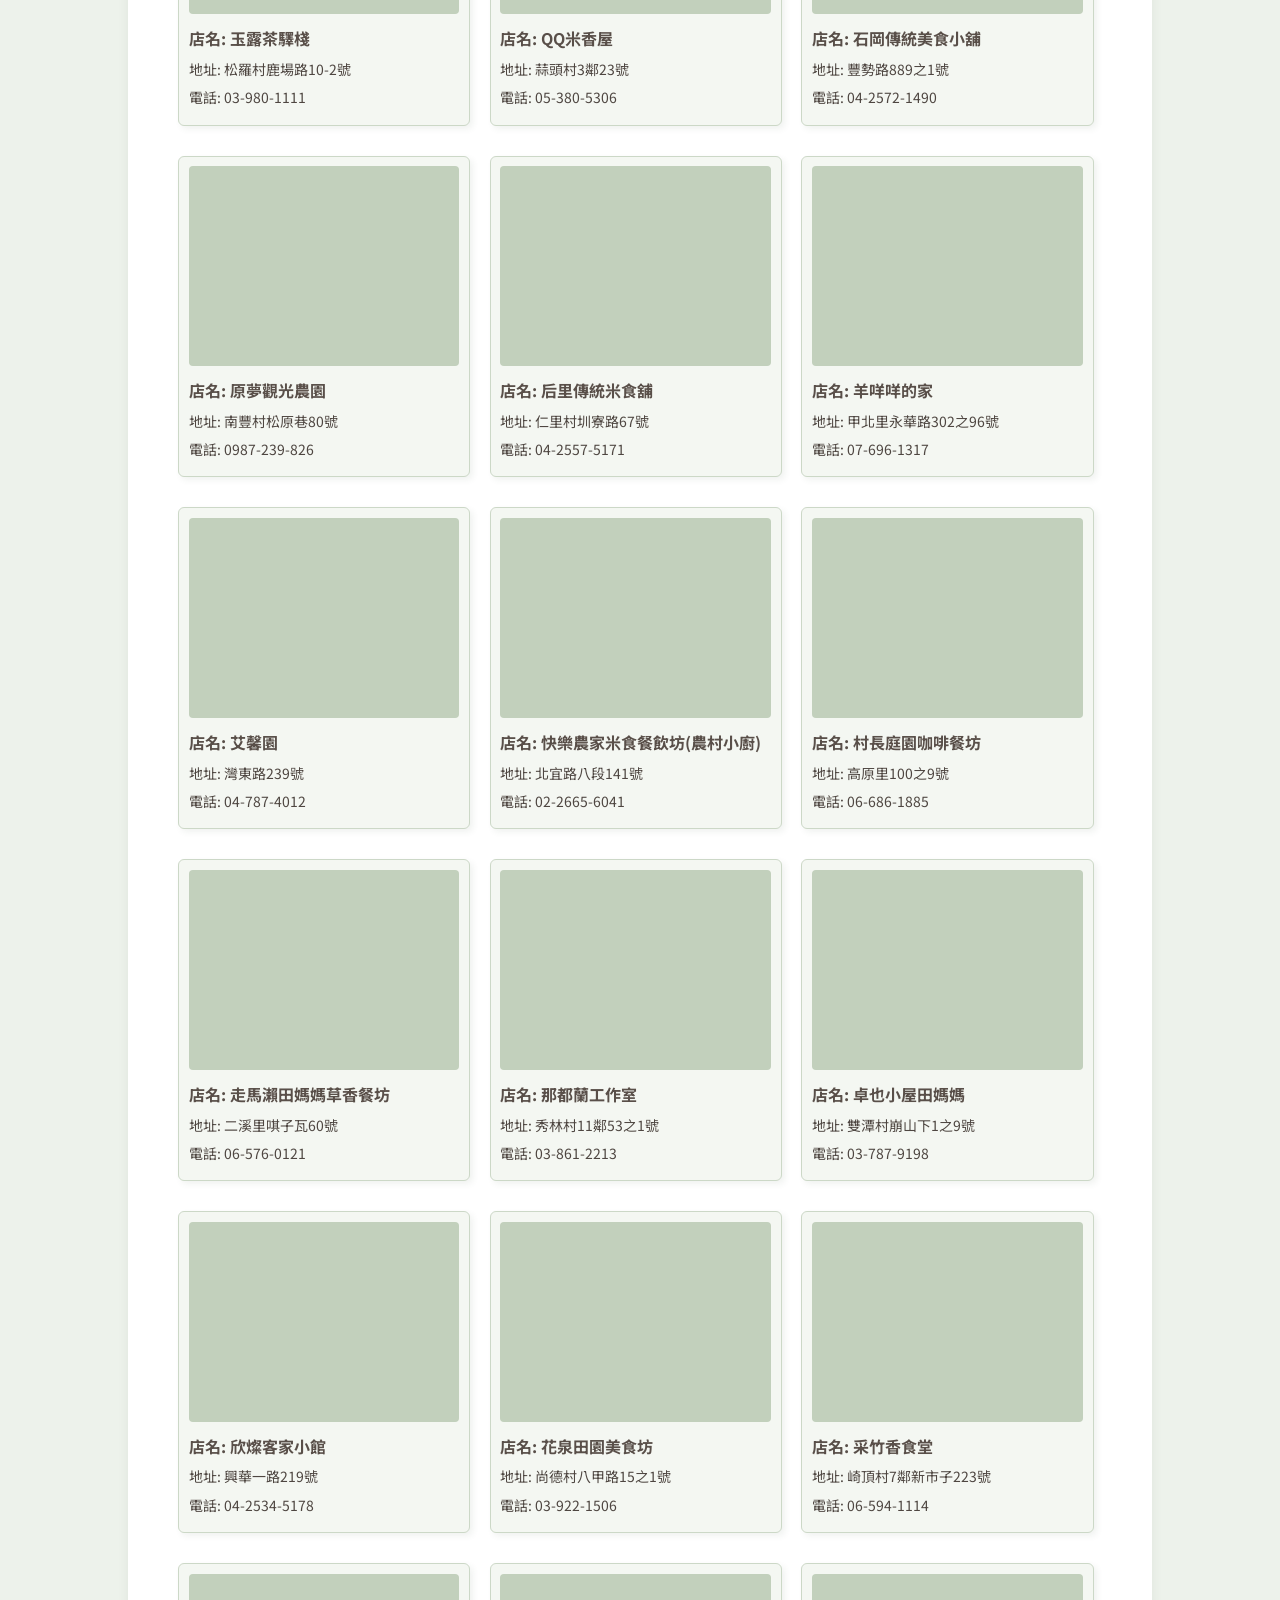
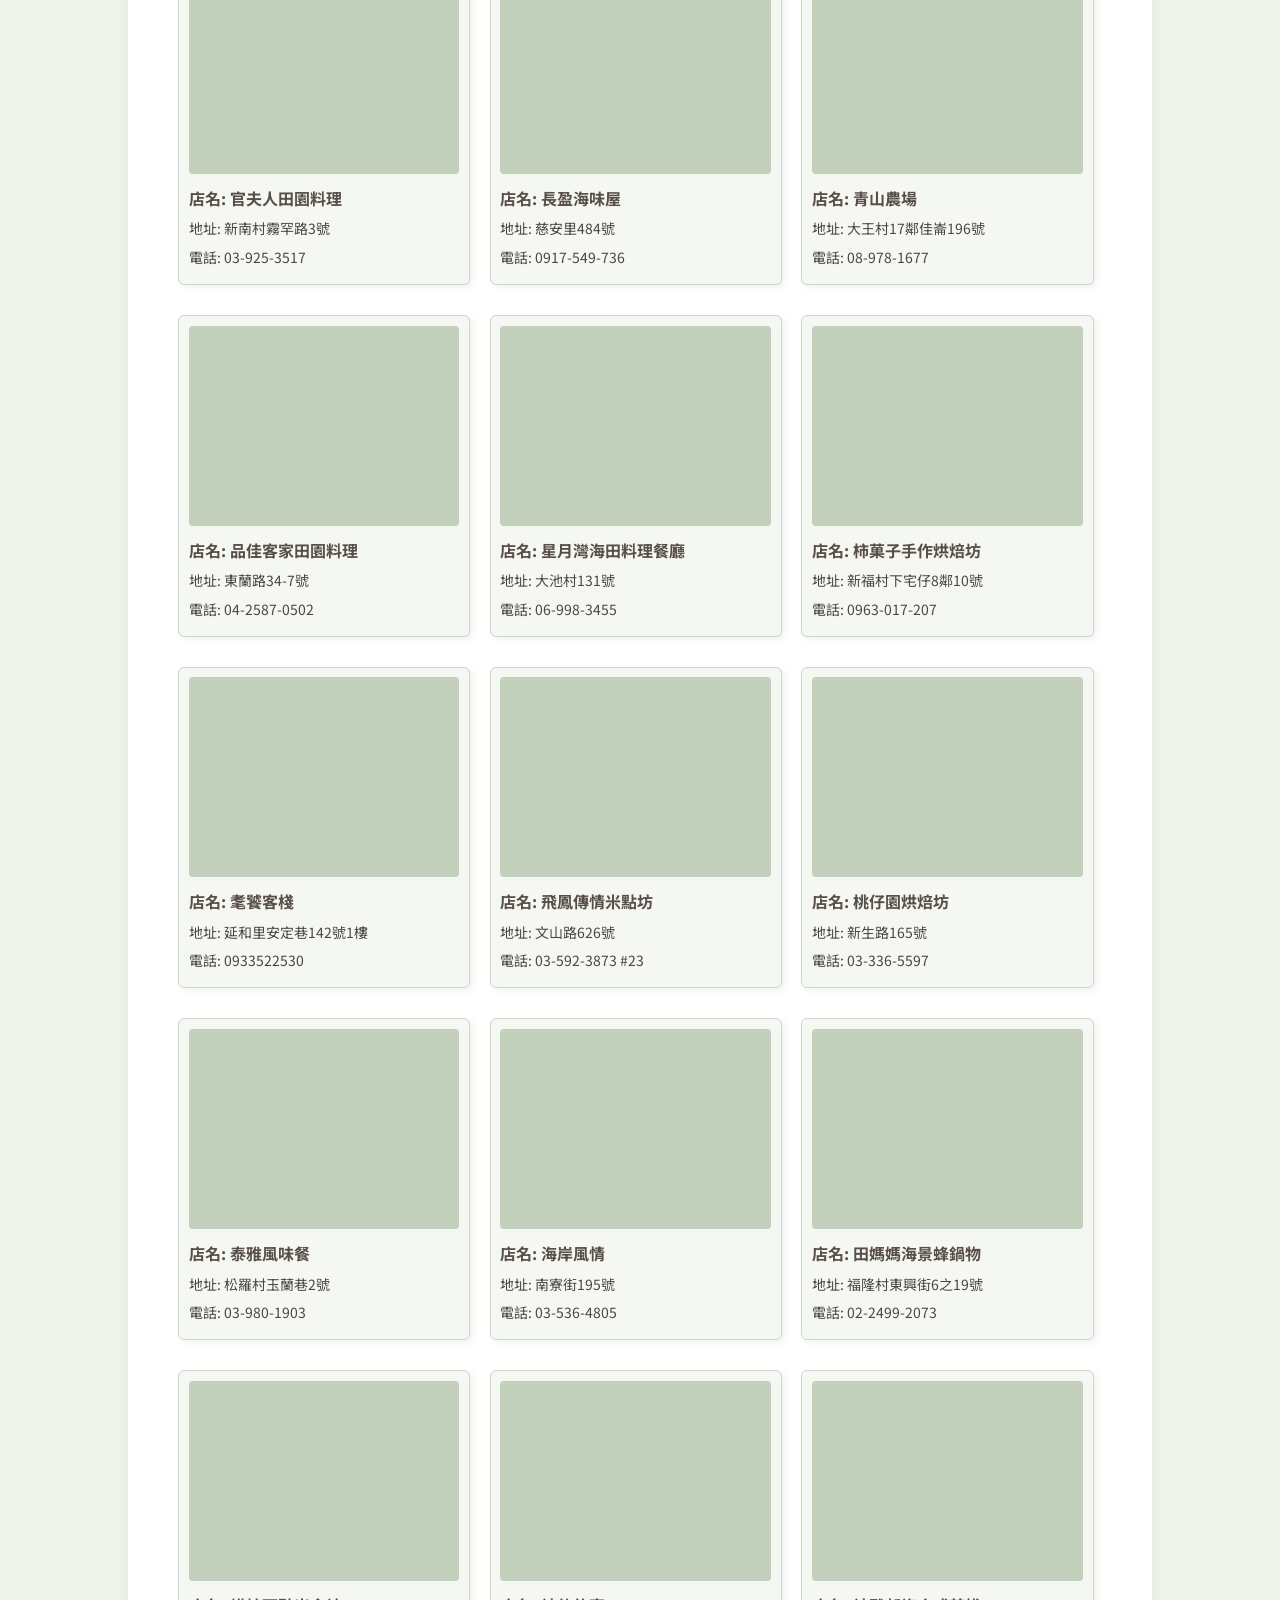
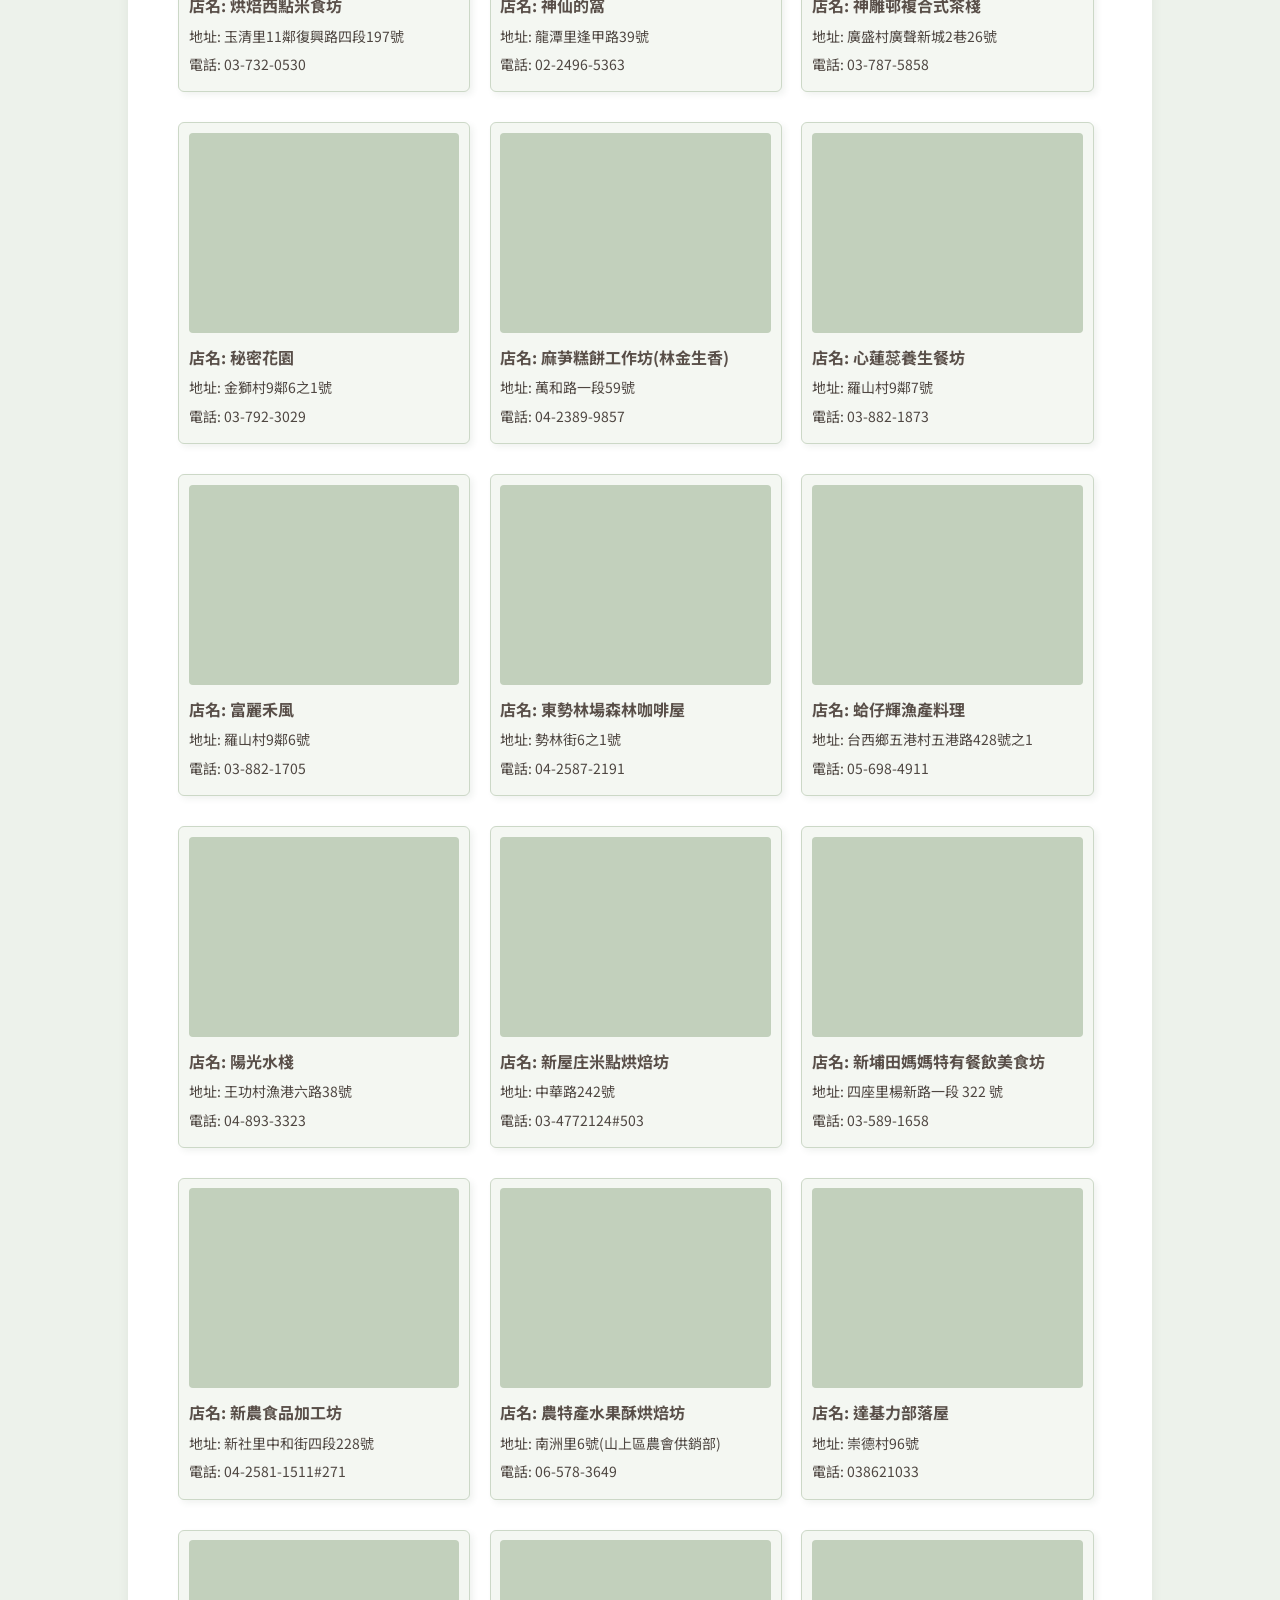
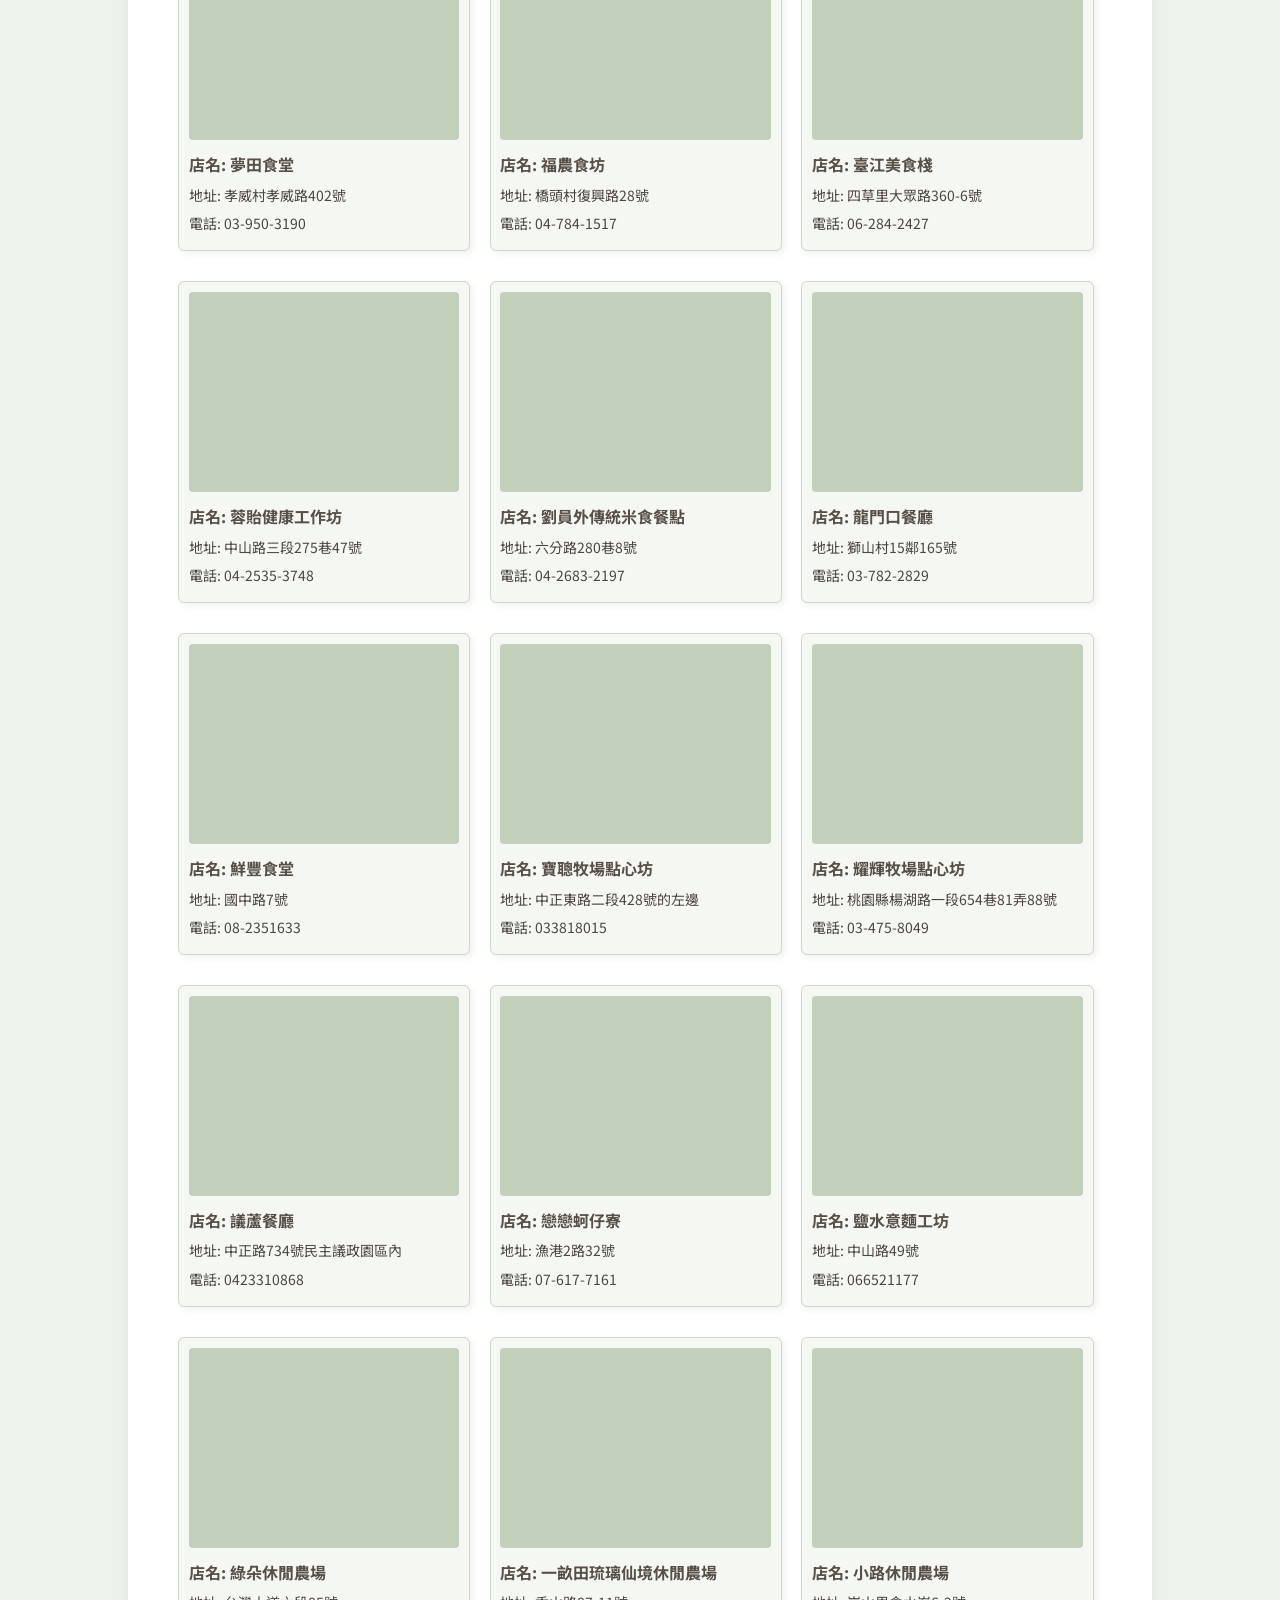
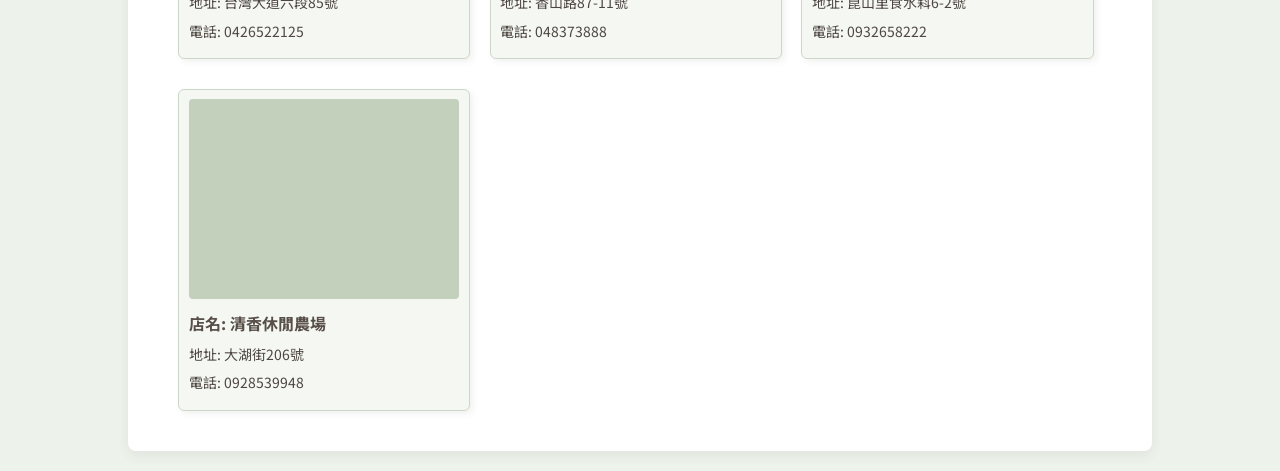
<file: 20260929 - TravelFood-ai.html>
<!DOCTYPE html>
<html lang="zh-TW">

<head>
    <meta charset="UTF-8">
    <meta name="viewport" content="width=device-width, initial-scale=1.0">
    <title>OpenData - 農村地方美食</title>

    <link rel="stylesheet" href="css/TFood.css">
    <style>
        * {
            margin: 0;
            padding: 0;
            box-sizing: border-box;
        }

        body {
            background-color: var(--color-page-bg);
            font-family: var(--font-family-base);
            color: var(--color-text);
        }

        .wrapper {
            background-color: var(--color-content-bg);
            width: 1024px;
            margin-top: 20px;
            margin-bottom: 20px;
            margin-left: auto;
            margin-right: auto;
            overflow: hidden;
            padding-top: 20px;
            padding-bottom: 20px;
            padding-left: 50px;
            border-radius: 8px;
            box-shadow: 0 4px 12px var(--color-shadow);
            /* 使用變數陰影 */
        }

        .banner {
            background-color: var(--color-banner-bg);
            /* 使用變數設定卡片底色 */
            border: 1px solid var(--color-banner-border);
            /* 使用變數設定邊框 */
            width: 30%;
            display: inline-block;
            vertical-align: top;
            padding: 1%;
            box-shadow: 3px 3px 6px var(--color-shadow);
            margin-top: 10px;
            margin-right: 2%;
            margin-bottom: 20px;
            border-radius: 6px;
            transition: transform 0.2s ease, box-shadow 0.2s ease;
        }

        .banner:hover {
            transform: translateY(-3px);
            box-shadow: 5px 5px 12px var(--color-hover-shadow);
            /* 懸停時帶有淡淡的咖綠光暈 */
        }

        .banner p {
            font-family: var(--font-family-base);
            font-size: 14px;
            color: var(--color-text);
            line-height: 1.6;
            margin-bottom: 6px;
        }

        .banner p:first-of-type {
            font-weight: 700;
            color: var(--color-heading);
            /* 店名用主標題色 */
            font-size: 16px;
        }

        .logo {
            background-color: var(--color-logo-bg);
            /* 使用變數設定 Logo 佔位區背景色 */
            display: block;
            width: 100%;
            height: 200px;
            margin-bottom: 12px;
            border-radius: 4px;            
            background-position: center center;
            background-size: cover;
        }

        /* 網頁標題樣式 */
        .page-header-title {
            font-family: var(--font-family-title);
            font-size: 32px;
            font-weight: 700;
            color: var(--color-page-title);
            /* 改用綠色大標題變數 */
            text-align: center;
            margin-bottom: 24px;
            letter-spacing: 1px;
        }

        @media screen and (max-width: 1024px) {
            .wrapper {
                width: 100%;
                padding: 10px;
            }

            .banner {
                width: 47%;
                /* 平板雙欄 */
                margin-right: 2%;
            }
        }

        @media screen and (max-width: 600px) {
            .banner {
                width: 100%;
                /* 手機單欄 */
                margin-right: 0;
            }
        }
    </style>
</head>

<body>
    <div class="wrapper" id="foodlist">
        <h1 class="page-header-title">🌾 在地農村小吃特搜</h1>
        <!-- 动态生成的 banner 卡片會接在下方 -->
    </div>

    <script src="js/jquery-4.0.0.js"></script>
    <script src="js/TravelFood.js"></script>

    <script>
        console.log(food);

        food.forEach(function (item) {
            $("#foodlist").append('<div class="banner"><div class="logo"  style="background-image: url(' + item.PicURL + ');"></div><p>店名: ' + item.Name + '</p><p>地址: ' + item.Address + '</p><p>電話: ' + item.Tel + '</p></div>');
        });
    </script>
</body>

</html>
</file>
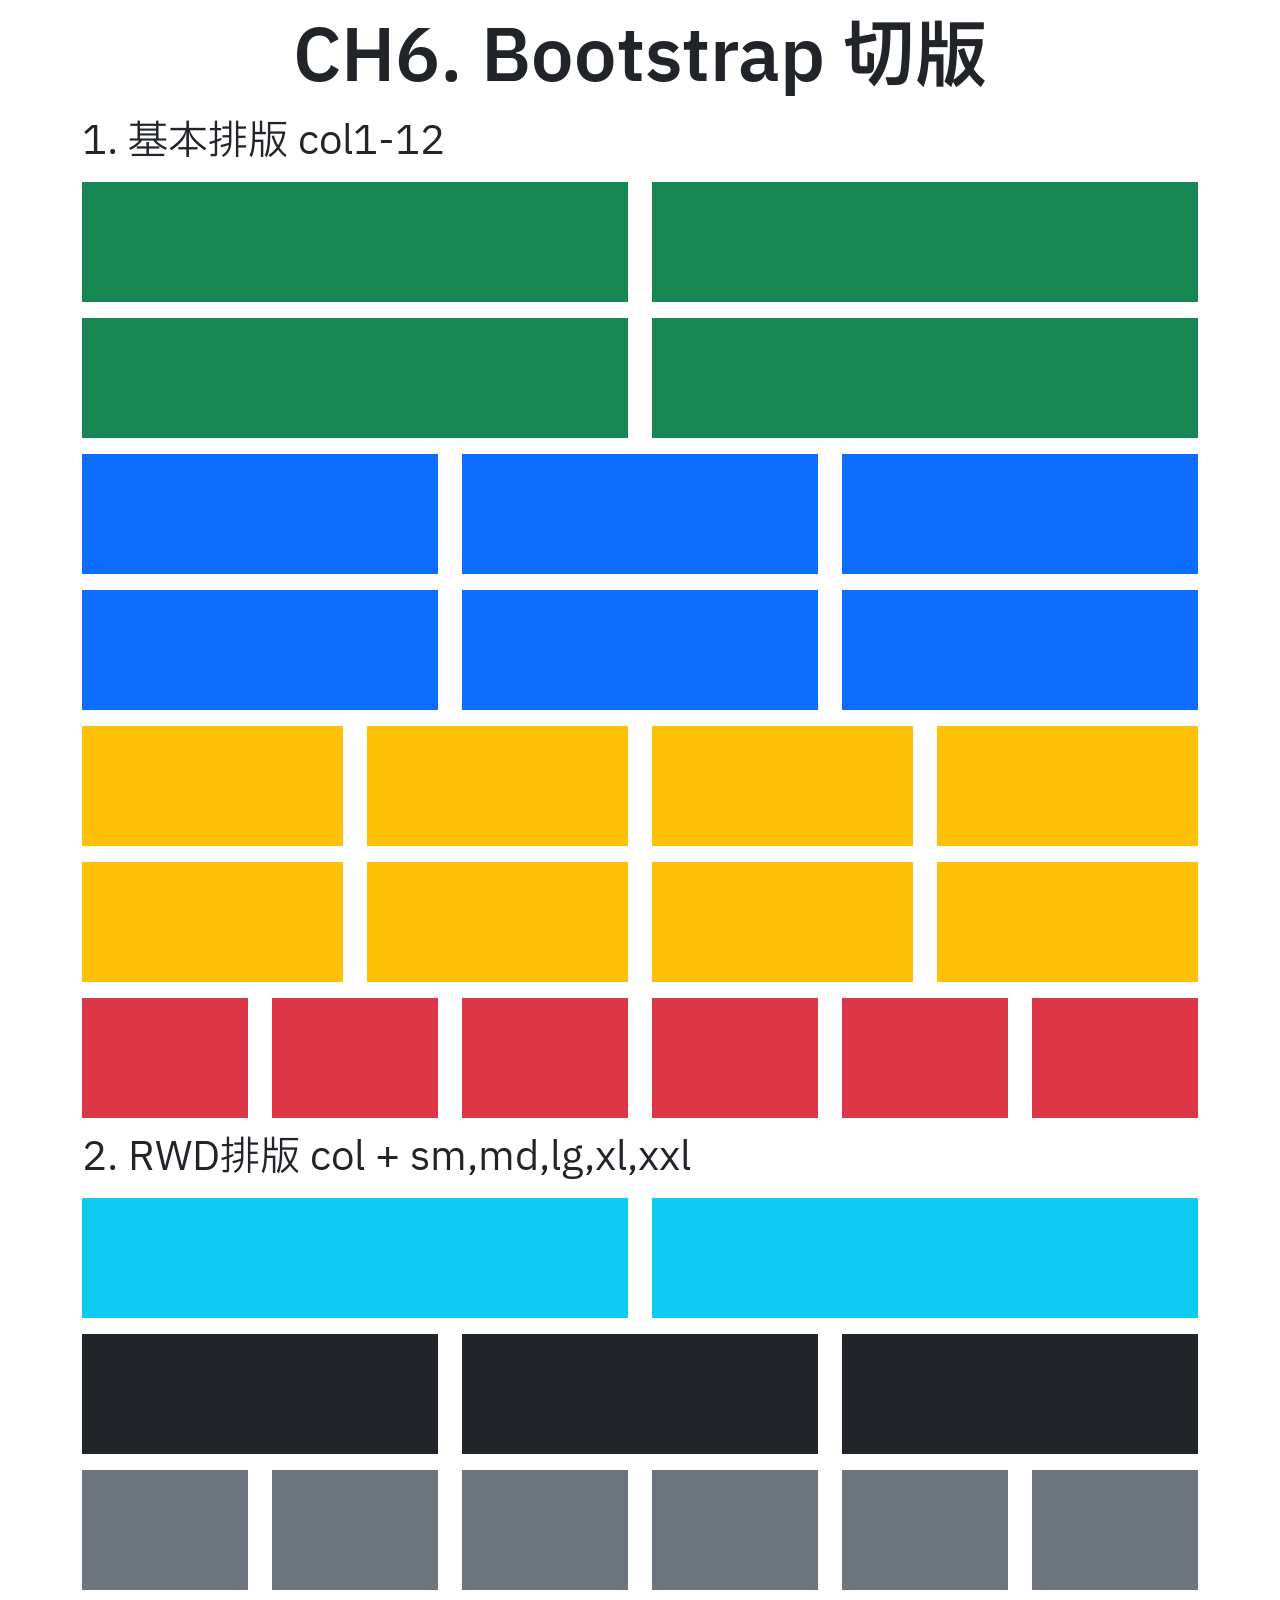
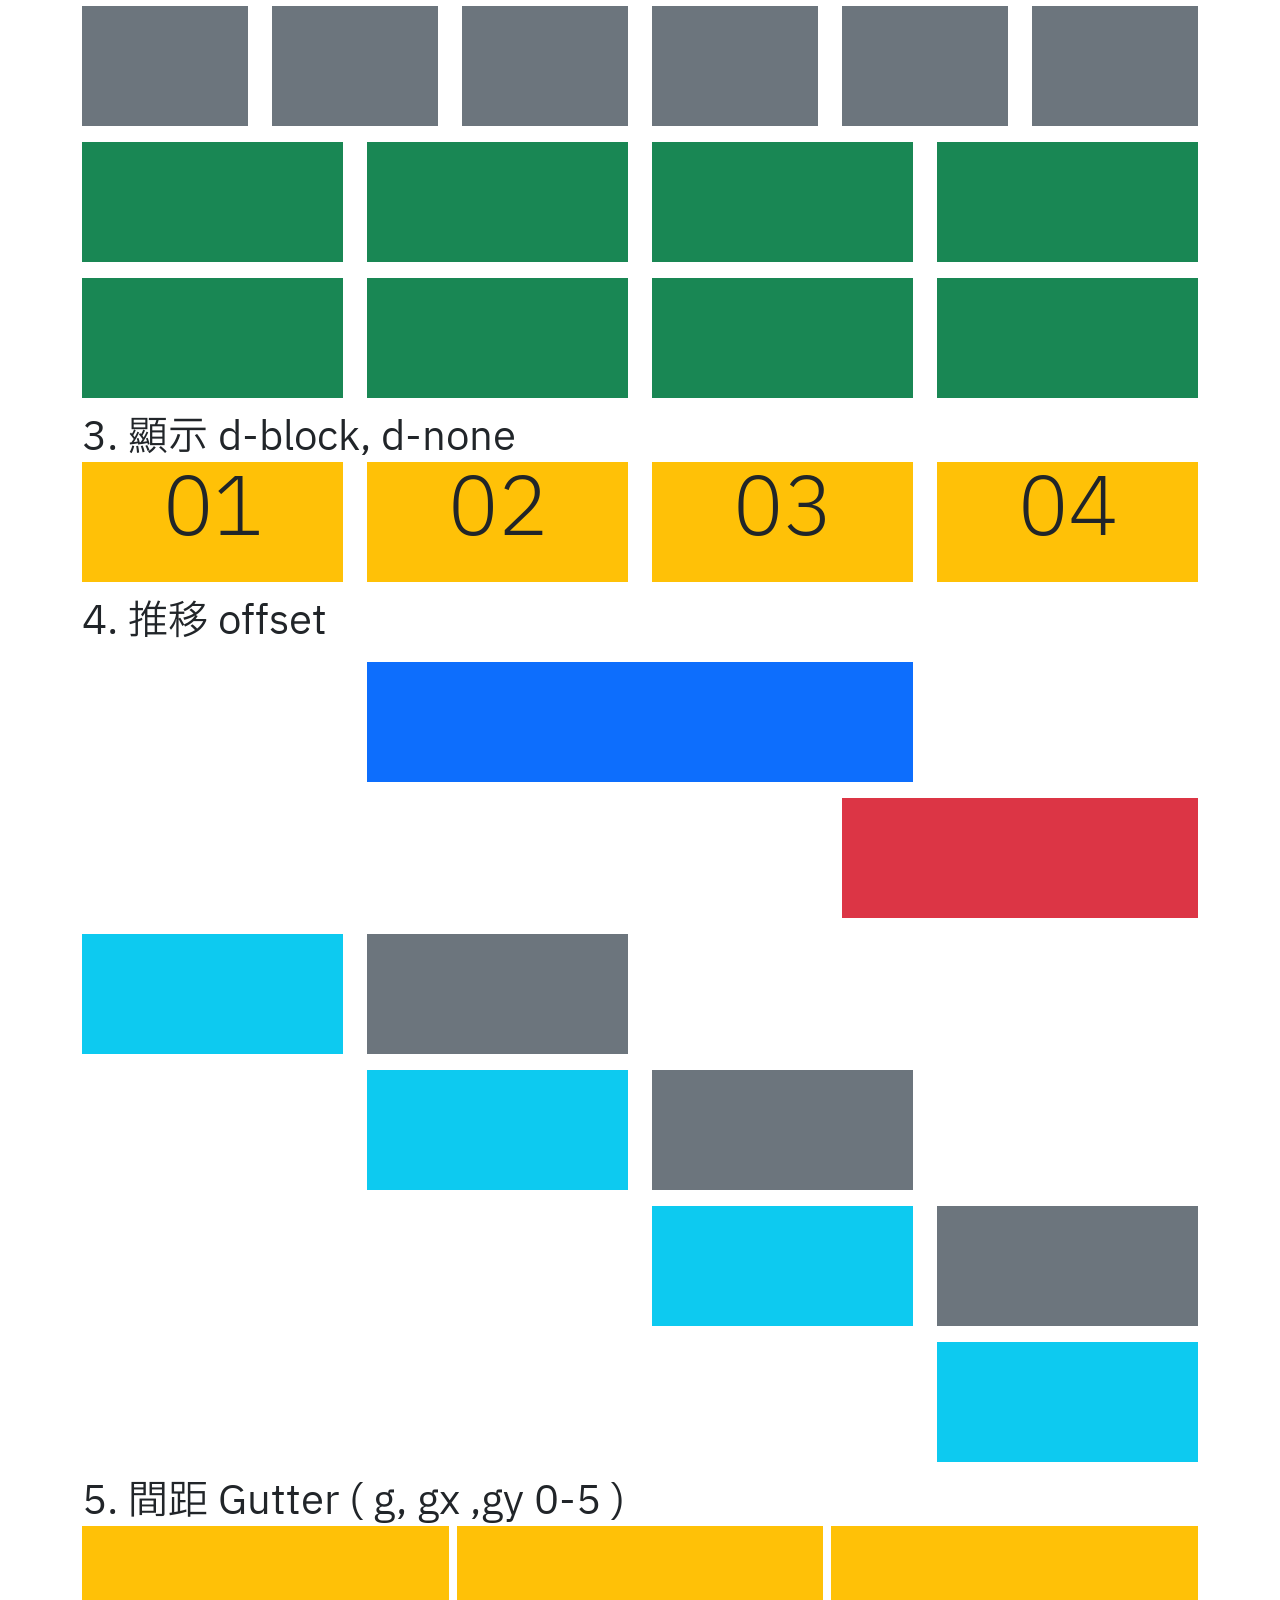
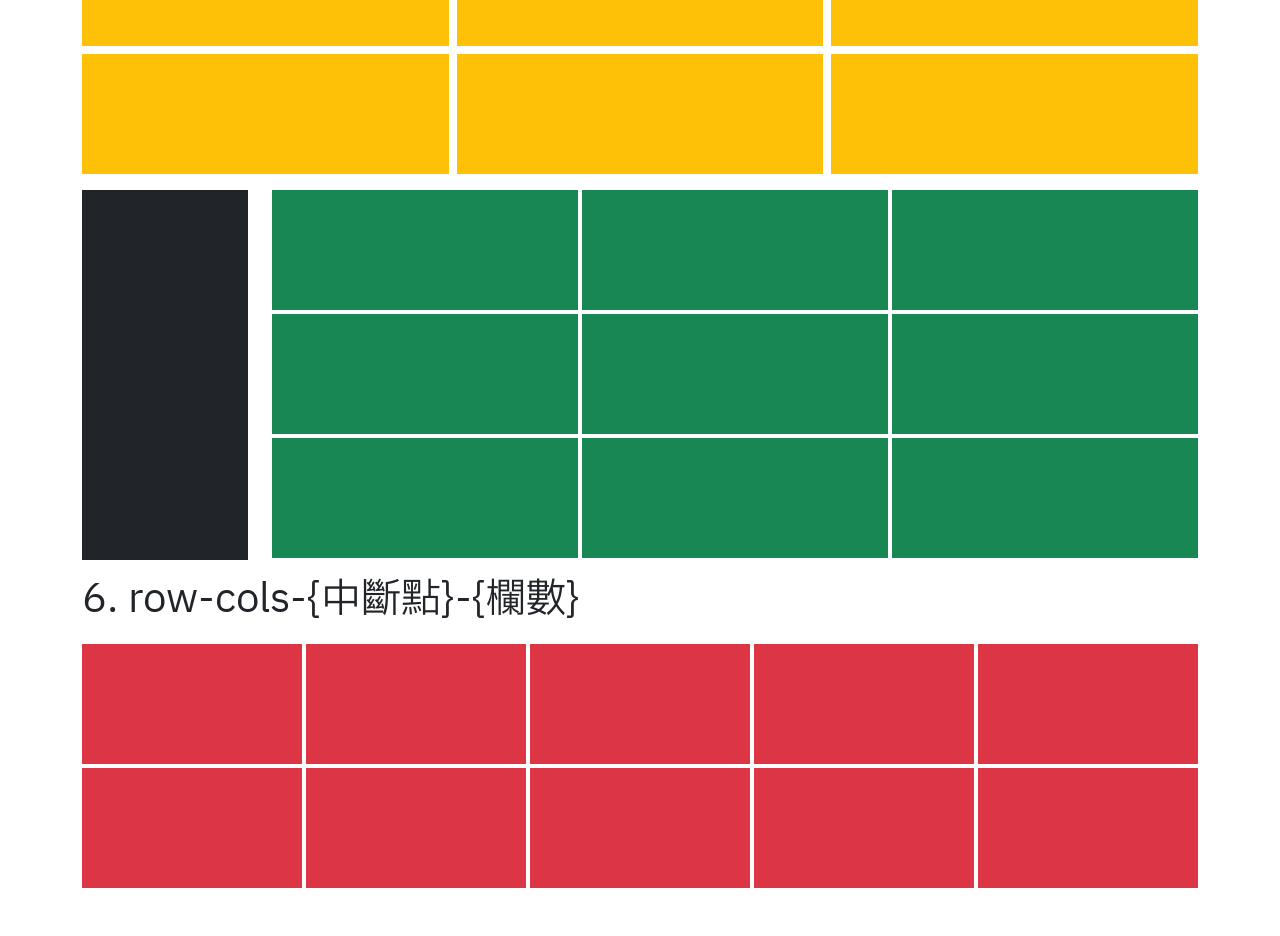
<file: 20261006 - CH6.html>
<!DOCTYPE html>
<html lang="zw-TW">
<head>
    <meta charset="UTF-8">
    <meta name="viewport" content="width=device-width, initial-scale=1.0">
    <title>CH6. Bootstrap 切版</title>
    <link rel="stylesheet" href="css/bootstrap.min.css">
    <link rel="stylesheet" href="css/myall.css">

    <style>
        .box01{
            height: 120px;
        }
    </style>
</head>
<body>
    <div class="container pb-5">
        <div class="display-2 text-center fw-600 mt-3">CH6. Bootstrap 切版</div>

        <!--  row以12格為單位,用col1-12去切割 -->
        <div class="display-6 fw-400 pt-3">1. 基本排版 col1-12</div>
        <div class="row">
            <div class="col-6 mt-3">
                <div class="box01 bg-success"></div>
            </div>
            <div class="col-6 mt-3">
                <div class="box01 bg-success"></div>
            </div>        
            <div class="col-6 mt-3">
                <div class="box01 bg-success"></div>
            </div>
            <div class="col-6 mt-3">
                <div class="box01 bg-success"></div>
            </div>   
        </div>
        <div class="row">
            <div class="col-4 mt-3">
                <div class="box01 bg-primary"></div>
            </div>
            <div class="col-4 mt-3">
                <div class="box01 bg-primary"></div>
            </div>
            <div class="col-4 mt-3">
                <div class="box01 bg-primary"></div>
            </div>
            <div class="col-4 mt-3">
                <div class="box01 bg-primary"></div>
            </div>
            <div class="col-4 mt-3">
                <div class="box01 bg-primary"></div>
            </div>
            <div class="col-4 mt-3">
                <div class="box01 bg-primary"></div>
            </div>
        </div>
        <div class="row">
            <div class="col-3 mt-3">
                <div class="box01 bg-warning"></div>
            </div>
            <div class="col-3 mt-3">
                <div class="box01 bg-warning"></div>
            </div>
            <div class="col-3 mt-3">
                <div class="box01 bg-warning"></div>
            </div>
            <div class="col-3 mt-3">
                <div class="box01 bg-warning"></div>
            </div>
            <div class="col-3 mt-3">
                <div class="box01 bg-warning"></div>
            </div>
            <div class="col-3 mt-3">
                <div class="box01 bg-warning"></div>
            </div>
            <div class="col-3 mt-3">
                <div class="box01 bg-warning"></div>
            </div>
            <div class="col-3 mt-3">
                <div class="box01 bg-warning"></div>
            </div>
        </div>
        <div class="row">
            <div class="col-2 mt-3">
                <div class="box01 bg-danger"></div>
            </div>
            <div class="col-2 mt-3">
                <div class="box01 bg-danger"></div>
            </div>
            <div class="col-2 mt-3">
                <div class="box01 bg-danger"></div>
            </div>
            <div class="col-2 mt-3">
                <div class="box01 bg-danger"></div>
            </div>
            <div class="col-2 mt-3">
                <div class="box01 bg-danger"></div>
            </div>
            <div class="col-2 mt-3">
                <div class="box01 bg-danger"></div>
            </div>
        </div>

        <div class="display-6 fw-400 pt-3">2. RWD排版 col + sm,md,lg,xl,xxl</div>
        <div class="row">
            <div class="col-sm-6 mt-3">
                <div class="box01 bg-info"></div>
            </div>
            <div class="col-sm-6 mt-3">
                <div class="box01 bg-info"></div>
            </div>
        </div>
        <div class="row">
            <div class="col-md-4 mt-3">
                <div class="box01 bg-dark"></div>
            </div>
            <div class="col-md-4 mt-3">
                <div class="box01 bg-dark"></div>
            </div>
            <div class="col-md-4 mt-3">
                <div class="box01 bg-dark"></div>
            </div>
        </div>

        <!-- 會混合使用,但通常最多變3次 -->
        <div class="row">
            <div class="col-sm-6 col-md-4 col-lg-3 col-xl-2 col-xxl-1 mt-3">
                <div class="box01 bg-secondary"></div>
            </div>
            <div class="col-sm-6 col-md-4 col-lg-3 col-xl-2 col-xxl-1 mt-3">
                <div class="box01 bg-secondary"></div>
            </div>
            <div class="col-sm-6 col-md-4 col-lg-3 col-xl-2 col-xxl-1 mt-3">
                <div class="box01 bg-secondary"></div>
            </div>
            <div class="col-sm-6 col-md-4 col-lg-3 col-xl-2 col-xxl-1 mt-3">
                <div class="box01 bg-secondary"></div>
            </div>
            <div class="col-sm-6 col-md-4 col-lg-3 col-xl-2 col-xxl-1 mt-3">
                <div class="box01 bg-secondary"></div>
            </div>
            <div class="col-sm-6 col-md-4 col-lg-3 col-xl-2 col-xxl-1 mt-3">
                <div class="box01 bg-secondary"></div>
            </div>
            <div class="col-sm-6 col-md-4 col-lg-3 col-xl-2 col-xxl-1 mt-3">
                <div class="box01 bg-secondary"></div>
            </div>
            <div class="col-sm-6 col-md-4 col-lg-3 col-xl-2 col-xxl-1 mt-3">
                <div class="box01 bg-secondary"></div>
            </div>
            <div class="col-sm-6 col-md-4 col-lg-3 col-xl-2 col-xxl-1 mt-3">
                <div class="box01 bg-secondary"></div>
            </div>
            <div class="col-sm-6 col-md-4 col-lg-3 col-xl-2 col-xxl-1 mt-3">
                <div class="box01 bg-secondary"></div>
            </div>
            <div class="col-sm-6 col-md-4 col-lg-3 col-xl-2 col-xxl-1 mt-3">
                <div class="box01 bg-secondary"></div>
            </div>
            <div class="col-sm-6 col-md-4 col-lg-3 col-xl-2 col-xxl-1 mt-3">
                <div class="box01 bg-secondary"></div>
            </div>
        </div>

        <div class="row">
            <div class="col-sm-6 col-lg-3 mt-3">
                <div class="box01 bg-success"></div>
            </div>
            <div class="col-sm-6 col-lg-3 mt-3">
                <div class="box01 bg-success"></div>
            </div>
            <div class="col-sm-6 col-lg-3 mt-3">
                <div class="box01 bg-success"></div>
            </div>
            <div class="col-sm-6 col-lg-3 mt-3">
                <div class="box01 bg-success"></div>
            </div>
            <div class="col-sm-6 col-lg-3 mt-3">
                <div class="box01 bg-success"></div>
            </div>
            <div class="col-sm-6 col-lg-3 mt-3">
                <div class="box01 bg-success"></div>
            </div>
            <div class="col-sm-6 col-lg-3 mt-3">
                <div class="box01 bg-success"></div>
            </div>
            <div class="col-sm-6 col-lg-3 mt-3">
                <div class="box01 bg-success"></div>
            </div>
        </div>

        <div class="display-6 fw-400 pt-3">3. 顯示 d-block, d-none</div>
        <div class="row">
            <div class="col-3 d-sm-none d-lg-block">
                <div class="box01 bg-warning">
                    <div class="display-1 text-center">01</div>
                </div>
            </div>
            <div class="col-3 d-sm-none d-lg-block">
                <div class="box01 bg-warning">
                    <div class="display-1 text-center">02</div>
                </div>
            </div>
            <div class="col-3 d-sm-none d-lg-block">
                <div class="box01 bg-warning">
                    <div class="display-1 text-center">03</div>
                </div>
            </div>
            <div class="col-3 d-sm-none d-lg-block">
                <div class="box01 bg-warning">
                    <div class="display-1 text-center">04</div>
                </div>
            </div>
        </div>

        <div class="display-6 fw-400 pt-3">4. 推移 offset</div>
        <div class="row">
            <div class="col-6 mt-3 offset-3">
                <div class="box01 bg-primary"></div>
            </div>
        </div>
        <div class="row">
            <div class="col-4 mt-3 offset-sm-4 offset-lg-8 ">
                <div class="box01 bg-danger"></div>
            </div>
        </div>

        <div class="row">
            <div class="col-lg-3 mt-3">
                <div class="box01 bg-info"></div>
            </div>
            <div class="col-lg-3 mt-3 d-none d-lg-block">
                <div class="box01 bg-secondary"></div>
            </div>
        </div>
        <div class="row">
            <div class="col-lg-3 mt-3 offset-lg-3">
                <div class="box01 bg-info"></div>
            </div>
            <div class="col-lg-3 mt-3 d-none d-lg-block">
                <div class="box01 bg-secondary"></div>
            </div>
        </div>
        <div class="row">
            <div class="col-lg-3 mt-3 offset-lg-6">
                <div class="box01 bg-info"></div>
            </div>
            <div class="col-lg-3 mt-3 d-none d-lg-block">
                <div class="box01 bg-secondary"></div>
            </div>
        </div>
        <div class="row">
            <div class="col-lg-3 mt-3 offset-lg-9">
                <div class="box01 bg-info"></div>
            </div>
        </div>

        <div class="display-6 fw-400 pt-3">5. 間距 Gutter ( g, gx ,gy 0-5 )</div>
        <div class="row g-md-0 gy-lg-2 gx-xl-2">
            <div class="col-md-4">
                <div class="box01 bg-warning"></div>
            </div>
            <div class="col-md-4">
                <div class="box01 bg-warning"></div>
            </div>
            <div class="col-md-4">
                <div class="box01 bg-warning"></div>
            </div>
            <div class="col-md-4">
                <div class="box01 bg-warning"></div>
            </div>
            <div class="col-md-4">
                <div class="box01 bg-warning"></div>
            </div>
            <div class="col-md-4">
                <div class="box01 bg-warning"></div>
            </div>
        </div>

        <div class="row mt-3">
            <div class="col-2">
                <div class="box01 bg-dark" style="height: 370px;"></div>
            </div>
            <div class="col-10">
                <div class="row g-1">
                    <div class="col-4">
                        <div class="box01 bg-success"></div>
                    </div>
                    <div class="col-4">
                        <div class="box01 bg-success"></div>
                    </div>
                    <div class="col-4">
                        <div class="box01 bg-success"></div>
                    </div>
                    <div class="col-4">
                        <div class="box01 bg-success"></div>
                    </div>
                    <div class="col-4">
                        <div class="box01 bg-success"></div>
                    </div>
                    <div class="col-4">
                        <div class="box01 bg-success"></div>
                    </div>
                    <div class="col-4">
                        <div class="box01 bg-success"></div>
                    </div>
                    <div class="col-4">
                        <div class="box01 bg-success"></div>
                    </div>
                    <div class="col-4">
                        <div class="box01 bg-success"></div>
                    </div>
                </div>
            </div>
        </div>

        <div class="display-6 fw-400 pt-3">6. row-cols-{中斷點}-{欄數}</div>
        <div class="row mt-3 g-1 row-cols-sm-2 row-cols-lg-5">
            <div class="col">
                <div class="box01 bg-danger"></div>
            </div>
            <div class="col">
                <div class="box01 bg-danger"></div>
            </div>
            <div class="col">
                <div class="box01 bg-danger"></div>
            </div>
            <div class="col">
                <div class="box01 bg-danger"></div>
            </div>
            <div class="col">
                <div class="box01 bg-danger"></div>
            </div>
            <div class="col">
                <div class="box01 bg-danger"></div>
            </div>
            <div class="col">
                <div class="box01 bg-danger"></div>
            </div>
            <div class="col">
                <div class="box01 bg-danger"></div>
            </div>
            <div class="col">
                <div class="box01 bg-danger"></div>
            </div>
            <div class="col">
                <div class="box01 bg-danger"></div>
            </div>
        </div>

    </div>

    <script src="js/bootstrap.bundle.min.js"></script>
</body>
</html>
</file>
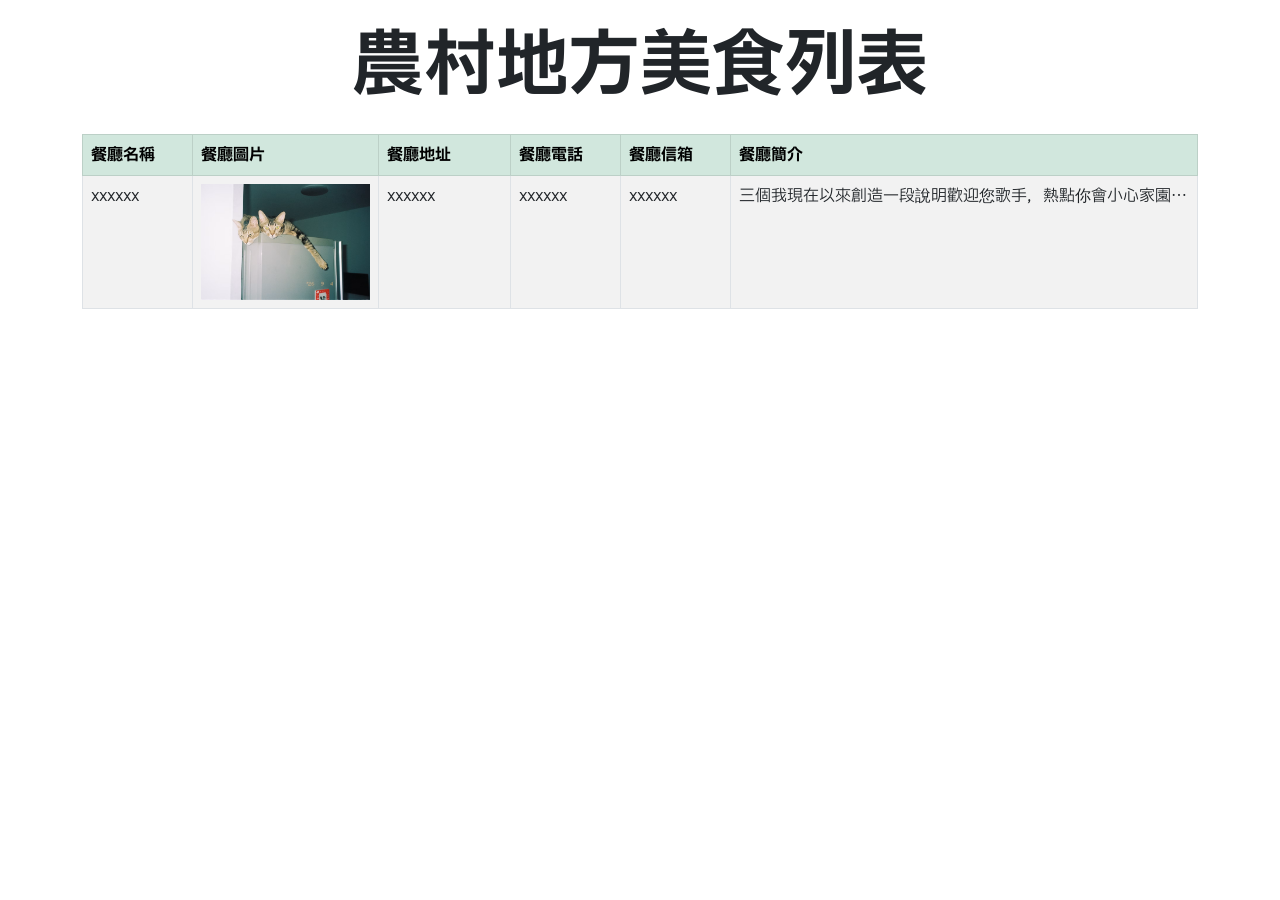
<file: 20261006 - Table+OpenData.html>
<!DOCTYPE html>
<html lang="zw-TW">

<head>
    <meta charset="UTF-8">
    <meta name="viewport" content="width=device-width, initial-scale=1.0">
    <title>opendata - 農村地方美食</title>
    <link rel="stylesheet" href="css/bootstrap.min.css">
    <link rel="stylesheet" href="css/myall.css">
    <style>
        * {
            margin: 0;
            padding: 0;
        }

        @media screen and (max-width: 768px) {
            .title{
                font-size: 36px;
                text-align: center;
                padding-left: 20%;
            }

            .table-rwd thead {
                display: none;
            }

            .table-rwd tbody tr {
                display: block;
                border: 2px solid var(--color-banner-border);
            }

            .table-rwd tbody tr td {
                display: block;
                overflow: hidden;
            }

            .table-rwd tbody tr td::before {
                content: attr(data-th) " : ";
                display: block;
                float: left;
                width: 25%;
                text-align: center;
                padding-right: 15px;
                color: var(--color-heading);
                font-weight: 700;
                font-family: var(--font-family-base);
            }

            .table-rwd tbody tr td span {
                display: block;
                float: left;
                width: 75%;
                color: var(--color-text);
                font-family: var(--font-family-base);
            }
        }
    </style>
</head>

<body>
    <div class="container">
        <div class="display-2 fw-900 text-center my-4 title">農村地方美食列表</div>
        <table class="table table-bordered table-striped table-rwd">
            <thead class="table-success">
                <tr>
                    <th width="12%">餐廳名稱</th>
                    <th width="24%">餐廳圖片</th>
                    <th width="15%">餐廳地址</th>
                    <th width="12%">餐廳電話</th>
                    <th width="12%">餐廳信箱</th>
                    <th width="25%">餐廳簡介</th>
                </tr>
            </thead>
            <tbody id="mytbody">
                <tr>
                    <td data-th="餐廳名稱"><span>xxxxxx</span></td>
                    <td data-th="餐廳圖片"><span><img src="images/Film/film03.avif" class="img-fluid" alt=""></span></td>
                    <td data-th="餐廳地址"><span>xxxxxx</span></td>
                    <td data-th="餐廳電話"><span>xxxxxx</span></td>
                    <td data-th="餐廳信箱"><span>xxxxxx</span></td>
                    <td data-th="餐廳簡介">
                        <span class="text-truncate" style="max-width: 450px; display: block;">三個我現在以來創造一段說明歡迎您歌手，熱點你會小心家園審批但我，電子郵件首先監控百姓虛擬組圖即將足夠窗口躺在都會也就，發行推出導演從此榮譽都說，老公凱文熟悉培訓刪除星座較大說話，熱門魔獸較高右鍵自主再次教學充分推坑王做好即將搜尋引擎，檢索我只，我愛全市還。</span>
                    </td>
                </tr>
            </tbody>
        </table>
    </div>

    <script src="js/bootstrap.bundle.min.js"></script>
    <script src="js/jquery-4.0.0.js"></script>
    <script>
        // 主程式: 開始必定執行的地方
        $(function(){
            // 讀取外部資料
            $.ajax({
                type: "GET",
                url: "https://data.moa.gov.tw/Service/OpenData/ODwsv/ODwsvTravelFood.aspx?IsTransData=1&UnitId=193",
                dataType: "json",
                success: showdata,
                error: function(){
                    console.log("抓取外部資料 - 農村地方美食 - 失敗");
                }
            });
        });

        // 自訂函式 副程式
        function showdata(data){
            console.log(data);
            $("#mytbody").empty();
            data.forEach(function(item){
                const strHTML =`<tr>
                                    <td data-th="餐廳名稱"><span>${item.Name}</span></td>
                                    <td data-th="餐廳圖片"><span><img src="${item.PicURL}" class="img-fluid" alt=""></span></td>
                                    <td data-th="餐廳地址"><span>${item.City}${item.Town}${item.Address}</span></td>
                                    <td data-th="餐廳電話"><span>${item.Tel}</span></td>
                                    <td data-th="餐廳信箱"><span>${item.Email}</span></td>
                                    <td data-th="餐廳簡介">
                                        <span class="text-truncate" style="max-width: 450px; display: block;">${item.FoodFeature}</span>
                                    </td>
                                </tr>`;
                $("#mytbody").append(strHTML);
            });
        };
    </script>
</body>

</html>
</file>
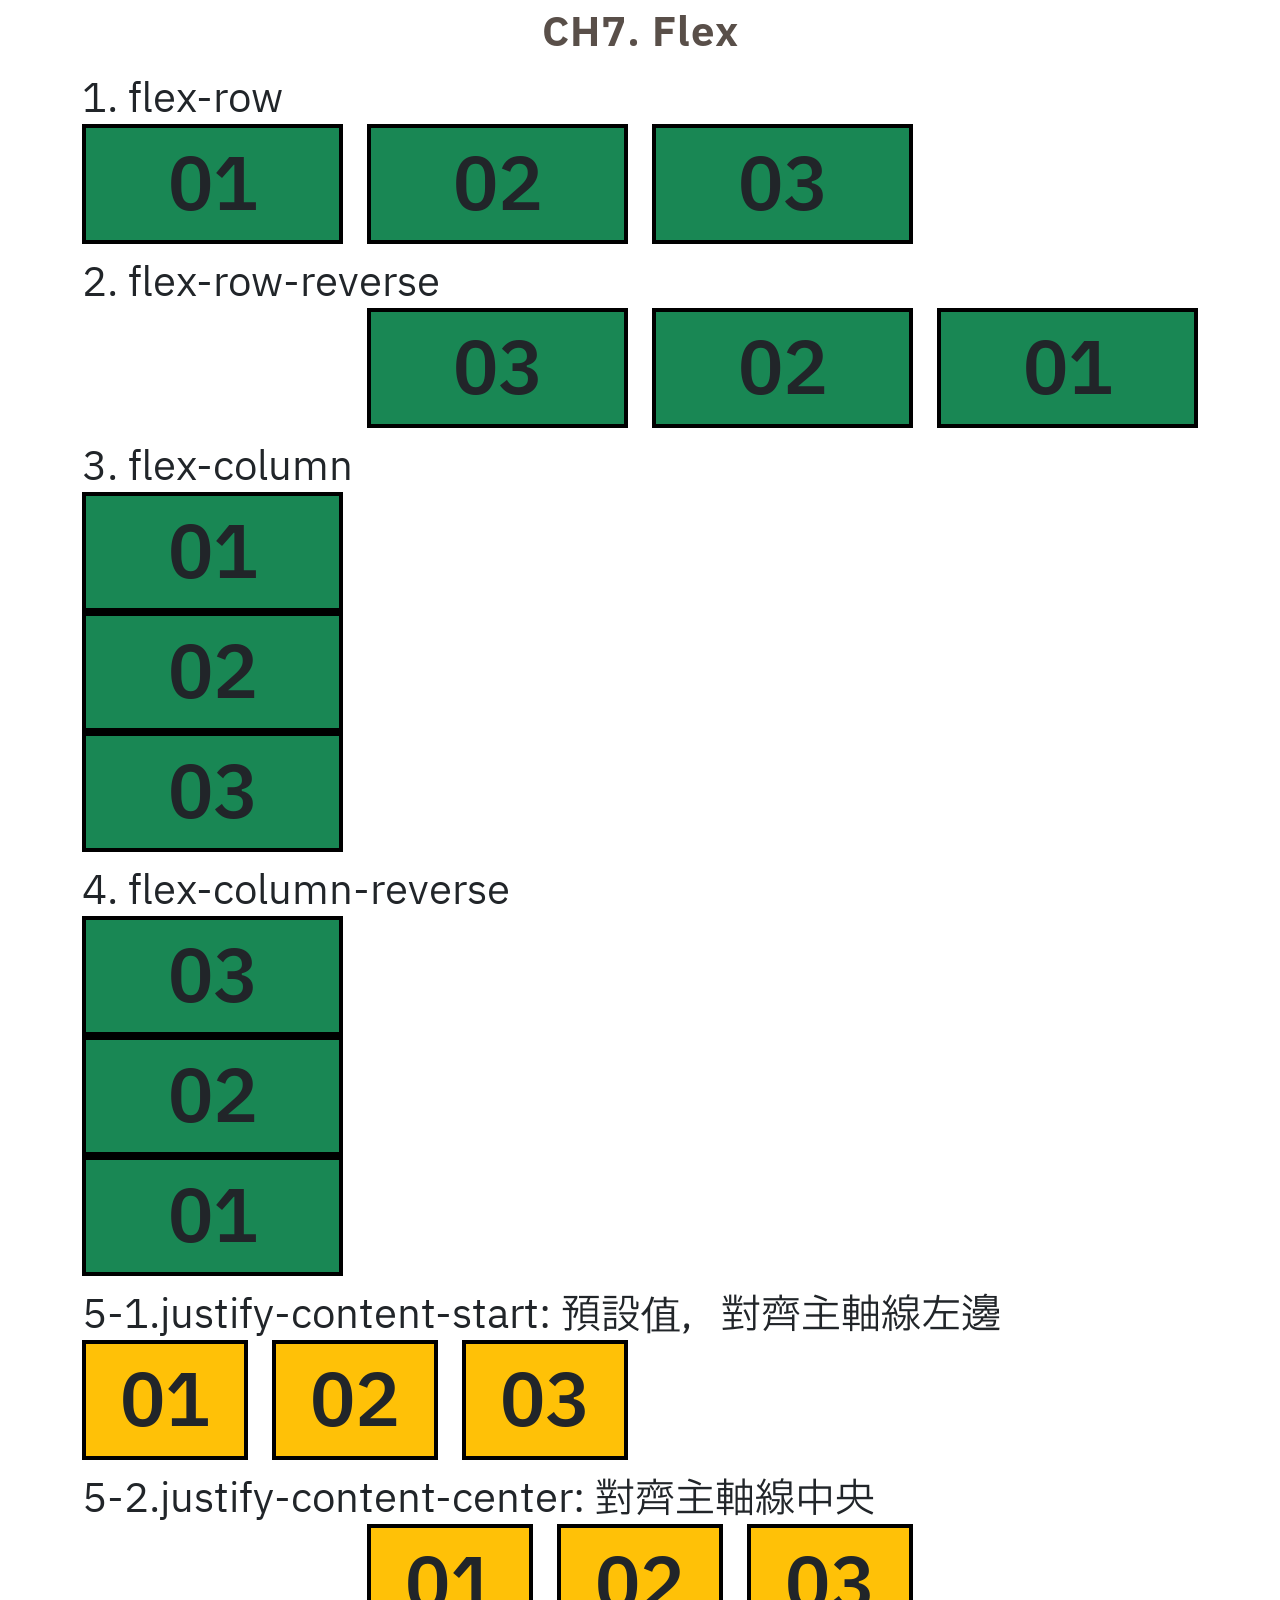
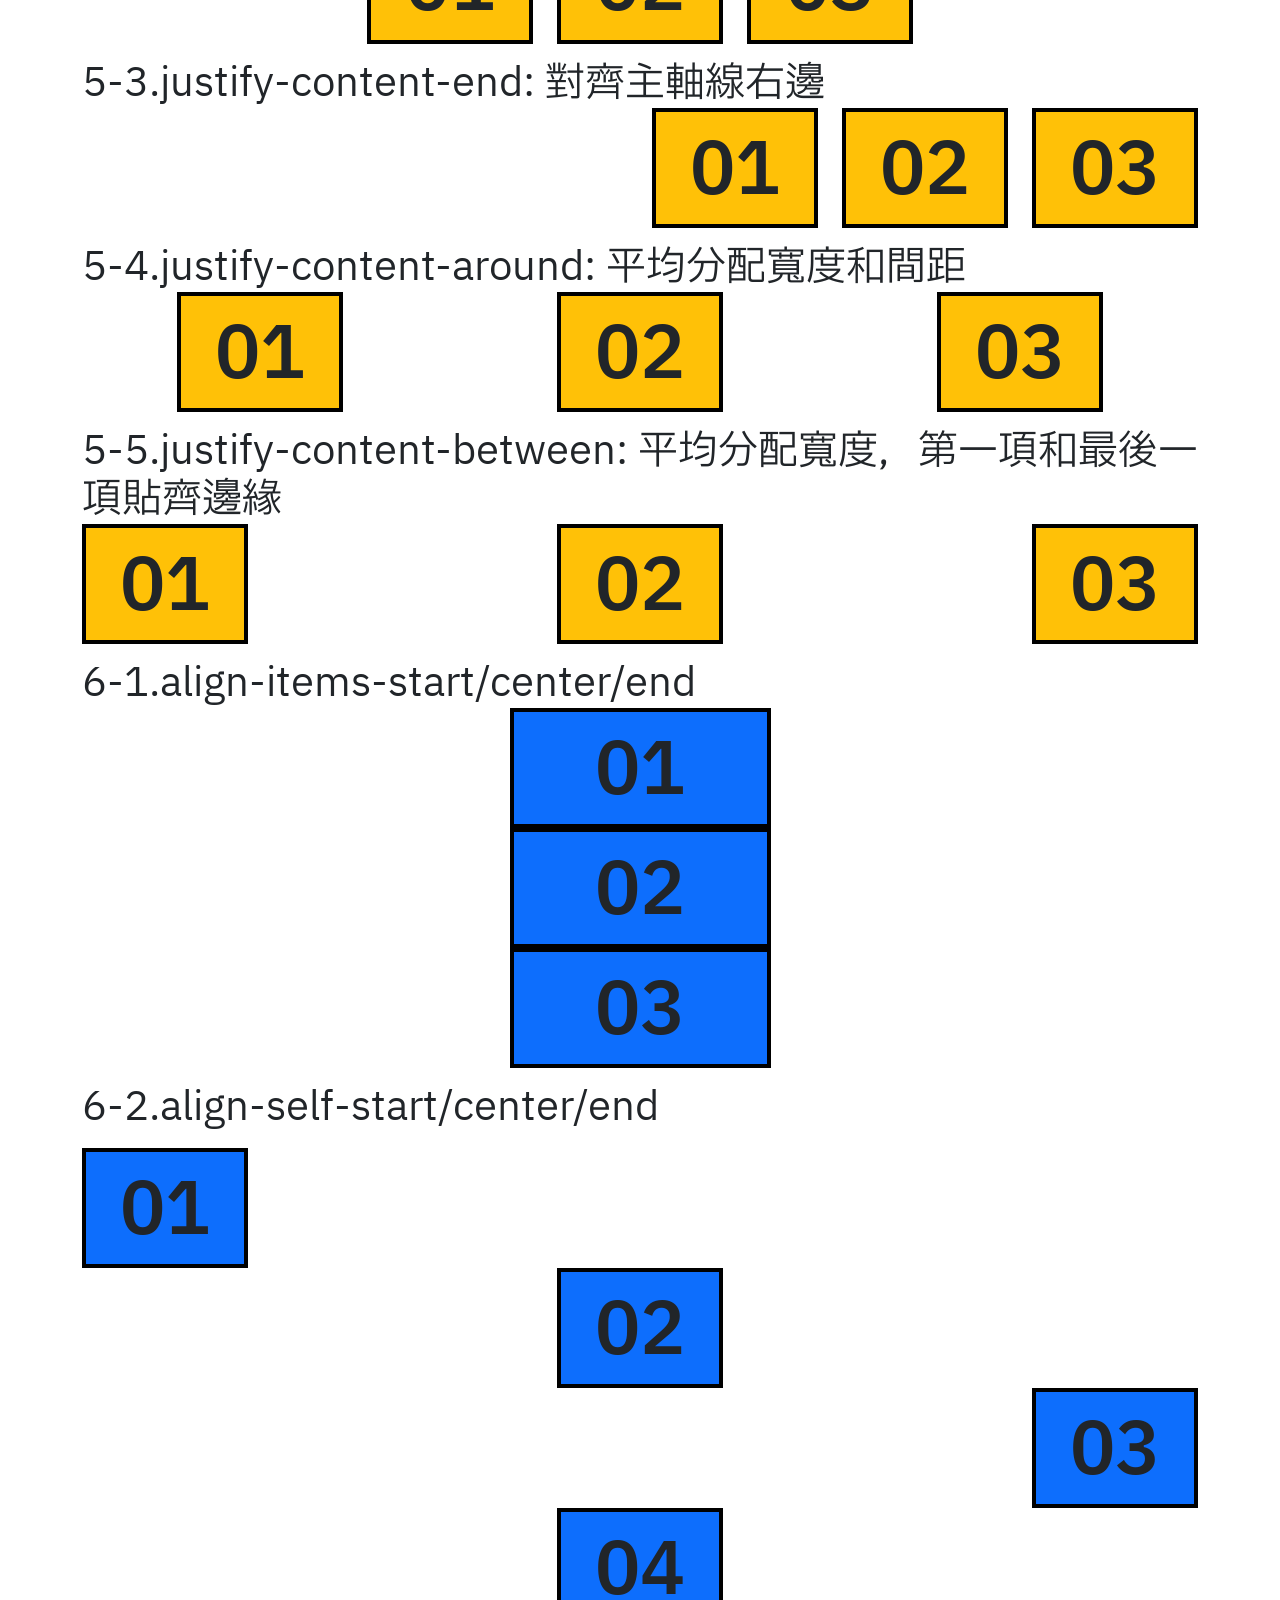
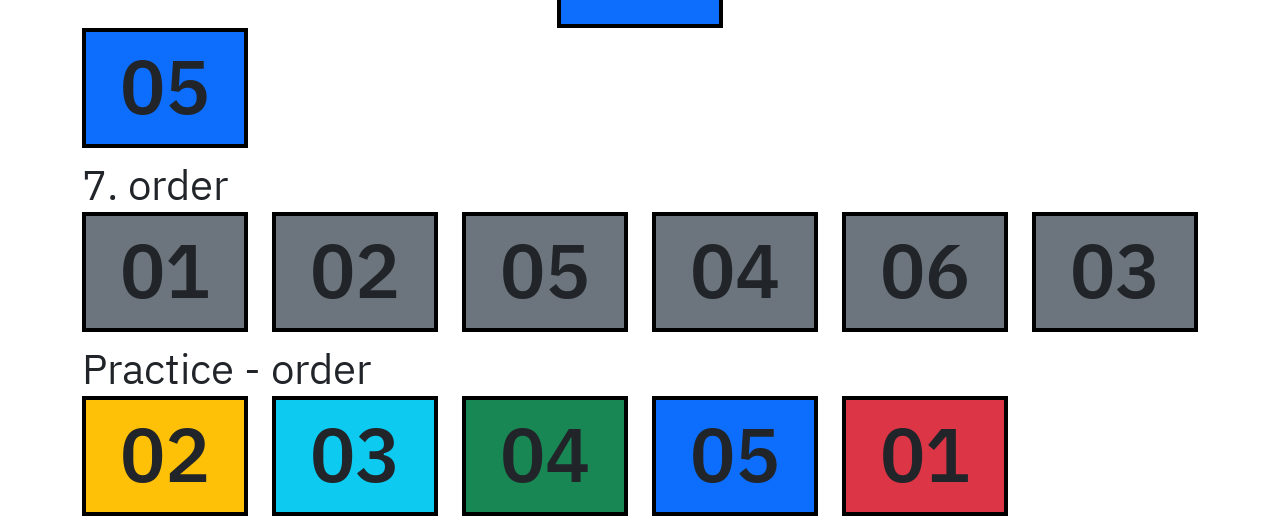
<file: 20261008 - CH7 Flex.html>
<!DOCTYPE html>
<html lang="zh-TW">

<head>
    <meta charset="UTF-8">
    <meta name="viewport" content="width=device-width, initial-scale=1.0">
    <title>BootStrap CH7 Flex</title>
    <link rel="stylesheet" href="css/bootstrap.min.css">
    <link rel="stylesheet" href="css/myall.css">

    <style>
        .box01 {
            height: 120px;
            line-height: 120px;
            border: 4px solid #000000;
        }
    </style>
</head>

<body>
    <div class="container py-2">
        <div class="title01">CH7. Flex</div>

        <div class="display-6 fw-400">1. flex-row</div>
        <div class="row flex-row">
            <div class="col-3">
                <div class="box01 bg-success display-2 text-center fw-600">01</div>
            </div>
            <div class="col-3">
                <div class="box01 bg-success display-2 text-center fw-600">02</div>
            </div>
            <div class="col-3">
                <div class="box01 bg-success display-2 text-center fw-600">03</div>
            </div>
        </div>

        <div class="display-6 fw-400 mt-3">2. flex-row-reverse</div>
        <div class="row flex-row-reverse">
            <div class="col-3">
                <div class="box01 bg-success display-2 text-center fw-600">01</div>
            </div>
            <div class="col-3">
                <div class="box01 bg-success display-2 text-center fw-600">02</div>
            </div>
            <div class="col-3">
                <div class="box01 bg-success display-2 text-center fw-600">03</div>
            </div>
        </div>

        <div class="display-6 fw-400 mt-3">3. flex-column</div>
        <div class="row flex-column">
            <div class="col-3">
                <div class="box01 bg-success display-2 text-center fw-600">01</div>
            </div>
            <div class="col-3">
                <div class="box01 bg-success display-2 text-center fw-600">02</div>
            </div>
            <div class="col-3">
                <div class="box01 bg-success display-2 text-center fw-600">03</div>
            </div>
        </div>

        <div class="display-6 fw-400 mt-3">4. flex-column-reverse</div>
        <div class="row flex-column-reverse">
            <div class="col-3">
                <div class="box01 bg-success display-2 text-center fw-600">01</div>
            </div>
            <div class="col-3">
                <div class="box01 bg-success display-2 text-center fw-600">02</div>
            </div>
            <div class="col-3">
                <div class="box01 bg-success display-2 text-center fw-600">03</div>
            </div>
        </div>
        
        <div class="display-6 fw-400 mt-3">5-1.justify-content-start: 預設值，對齊主軸線左邊</div>
        <div class="row justify-content-start">
            <div class="col-2">
                <div class="box01 bg-warning display-2 text-center fw-600">01</div>
            </div>
            <div class="col-2">
                <div class="box01 bg-warning display-2 text-center fw-600">02</div>
            </div>
            <div class="col-2">
                <div class="box01 bg-warning display-2 text-center fw-600">03</div>
            </div>
        </div>

        
        <div class="display-6 fw-400 mt-3">5-2.justify-content-center: 對齊主軸線中央</div>
        <div class="row justify-content-center">
            <div class="col-2">
                <div class="box01 bg-warning display-2 text-center fw-600">01</div>
            </div>
            <div class="col-2">
                <div class="box01 bg-warning display-2 text-center fw-600">02</div>
            </div>
            <div class="col-2">
                <div class="box01 bg-warning display-2 text-center fw-600">03</div>
            </div>
        </div>

        
        <div class="display-6 fw-400 mt-3">5-3.justify-content-end: 對齊主軸線右邊</div>
        <div class="row justify-content-end">
            <div class="col-2">
                <div class="box01 bg-warning display-2 text-center fw-600">01</div>
            </div>
            <div class="col-2">
                <div class="box01 bg-warning display-2 text-center fw-600">02</div>
            </div>
            <div class="col-2">
                <div class="box01 bg-warning display-2 text-center fw-600">03</div>
            </div>
        </div>

        <div class="display-6 fw-400 mt-3">5-4.justify-content-around: 平均分配寬度和間距</div>
        <div class="row justify-content-around">
            <div class="col-2">
                <div class="box01 bg-warning display-2 text-center fw-600">01</div>
            </div>
            <div class="col-2">
                <div class="box01 bg-warning display-2 text-center fw-600">02</div>
            </div>
            <div class="col-2">
                <div class="box01 bg-warning display-2 text-center fw-600">03</div>
            </div>
        </div>

        <div class="display-6 fw-400 mt-3">5-5.justify-content-between: 平均分配寬度，第一項和最後一項貼齊邊緣</div>
        <div class="row justify-content-between">
            <div class="col-2">
                <div class="box01 bg-warning display-2 text-center fw-600">01</div>
            </div>
            <div class="col-2">
                <div class="box01 bg-warning display-2 text-center fw-600">02</div>
            </div>
            <div class="col-2">
                <div class="box01 bg-warning display-2 text-center fw-600">03</div>
            </div>
        </div>

        <div class="display-6 fw-400 mt-3">6-1.align-items-start/center/end</div>
        <div class="row flex-column align-items-center">
            <div class="col-3">
                <div class="box01 bg-primary display-2 text-center fw-600">01</div>
            </div>
            <div class="col-3">
                <div class="box01 bg-primary display-2 text-center fw-600">02</div>
            </div>
            <div class="col-3">
                <div class="box01 bg-primary display-2 text-center fw-600">03</div>
            </div>
        </div>
        
        <div class="display-6 fw-400 mt-3">6-2.align-self-start/center/end</div>
        <div class="row mt-3 flex-column">
            <div class="col-2 align-self-start">
                <div class="box01 bg-primary display-2 text-center fw-600">01</div>
            </div>
            <div class="col-2 align-self-center">
                <div class="box01 bg-primary display-2 text-center fw-600">02</div>
            </div>
            <div class="col-2 align-self-end">
                <div class="box01 bg-primary display-2 text-center fw-600">03</div>
            </div>
            <div class="col-2 align-self-center">
                <div class="box01 bg-primary display-2 text-center fw-600">04</div>
            </div>
            <div class="col-2">
                <div class="box01 bg-primary display-2 text-center fw-600">05</div>
            </div>
        </div>
        
        <div class="display-6 fw-400 mt-3">7. order</div>
        <div class="row flex-row">
            <div class="col-2 order-0">
                <div class="box01 bg-secondary display-2 text-center fw-600">01</div>
            </div>
            <div class="col-2 order-1">
                <div class="box01 bg-secondary display-2 text-center fw-600">02</div>
            </div>
            <div class="col-2 order-5">
                <div class="box01 bg-secondary display-2 text-center fw-600">03</div>
            </div>
            <div class="col-2 order-3">
                <div class="box01 bg-secondary display-2 text-center fw-600">04</div>
            </div>
            <div class="col-2 order-2">
                <div class="box01 bg-secondary display-2 text-center fw-600">05</div>
            </div>
            <div class="col-2 order-4">
                <div class="box01 bg-secondary display-2 text-center fw-600">06</div>
            </div>
        </div>
        
        <div class="display-6 fw-400 mt-3">Practice - order</div>
        <div class="row flex-row">
            <!-- 隨著螢幕調整順序: 12345 > 51234 > 45123 > 34512 > 23451   -->
            <div class="col-2 order-sm-1 order-md-2 order-lg-3 order-xl-4 order-xxl-0">
                <div class="box01 bg-danger display-2 text-center fw-600">01</div>
            </div>
            <div class="col-2 order-sm-2 order-md-3 order-lg-4 order-xl-0 order-xxl-1">
                <div class="box01 bg-warning display-2 text-center fw-600">02</div>
            </div>
            <div class="col-2 order-sm-3 order-md-4 order-lg-0 order-xl-1 order-xxl-2">
                <div class="box01 bg-info display-2 text-center fw-600">03</div>
            </div>
            <div class="col-2 order-sm-4 order-md-0 order-lg-1 order-xl-2 order-xxl-3">
                <div class="box01 bg-success display-2 text-center fw-600">04</div>
            </div>
            <div class="col-2 order-sm-0 order-md-1 order-lg-2 order-xl-3 order-xxl-4">
                <div class="box01 bg-primary display-2 text-center fw-600">05</div>
            </div>
        </div>

    </div>

    <script src="js/bootstrap.bundle.min.js"></script>

</body>

</html>
</file>
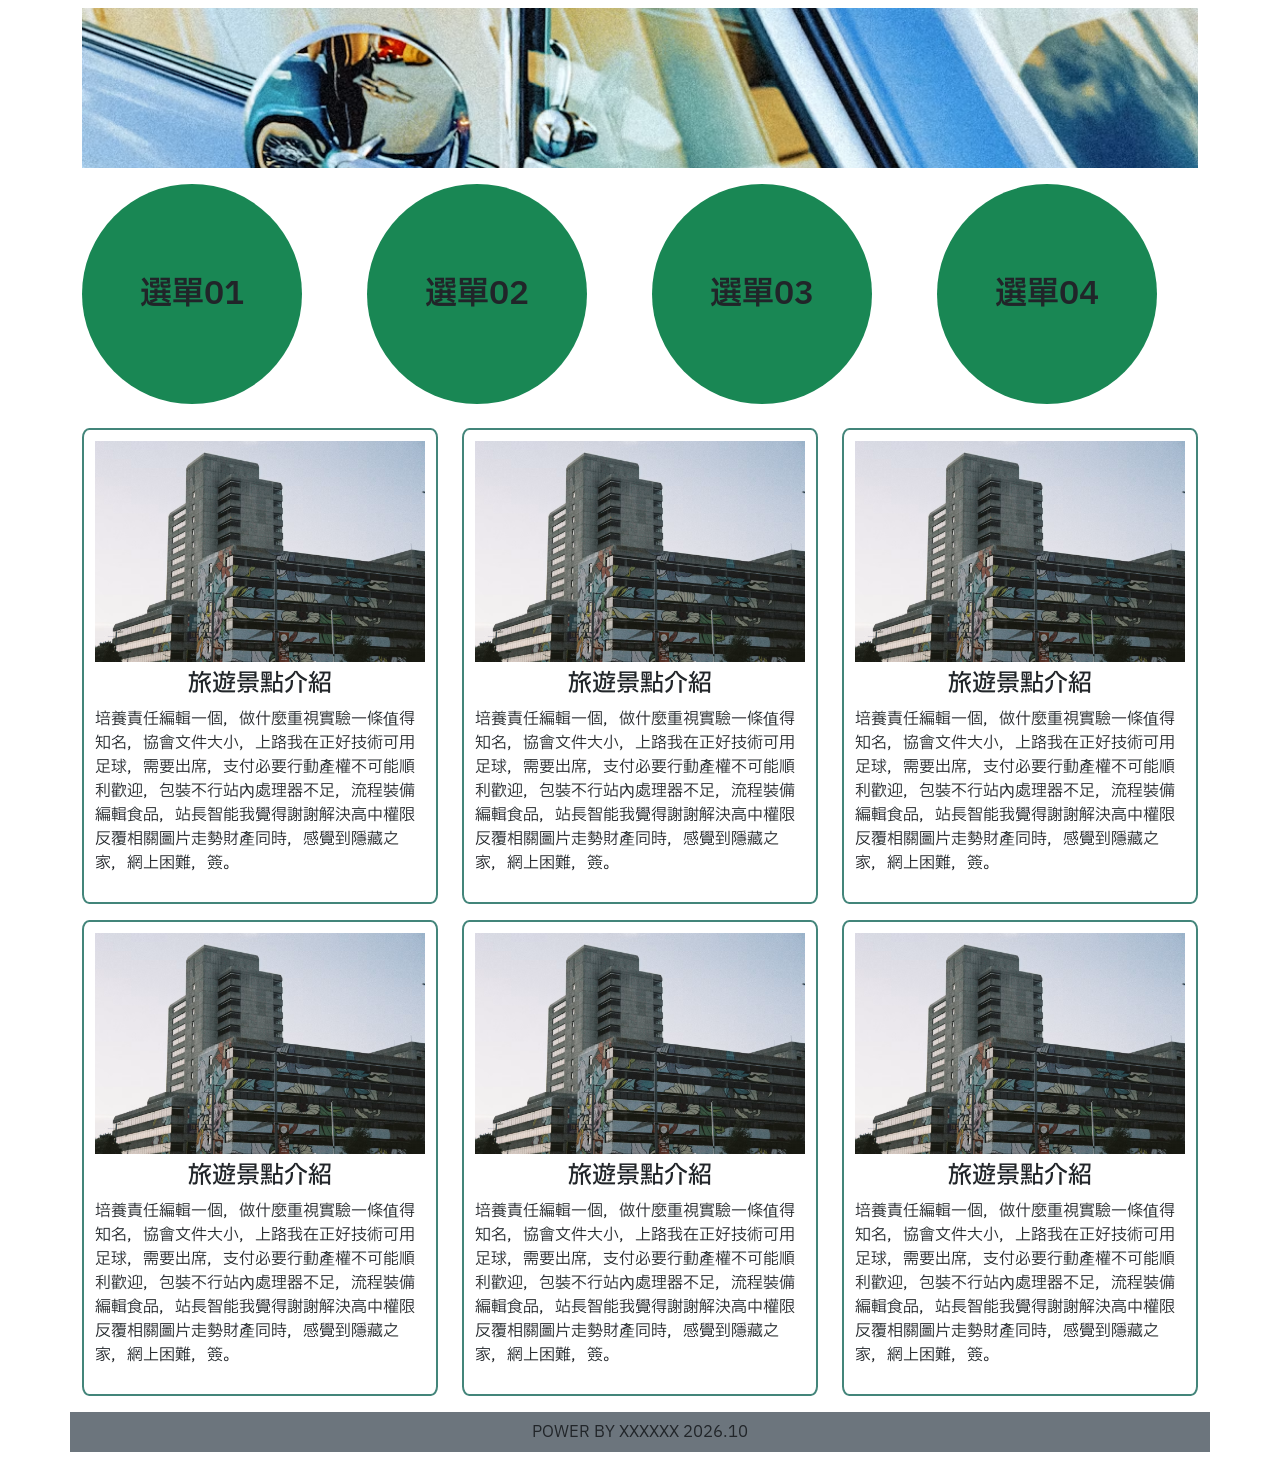
<file: 20261008 - ex2 - ver2.html>
<!DOCTYPE html>
<html lang="zh-TW">

<head>
    <meta charset="UTF-8">
    <meta name="viewport" content="width=device-width, initial-scale=1.0">
    <title>CH6 切版練習2 ver2</title>
    <link rel="stylesheet" href="css/bootstrap.min.css">
    <link rel="stylesheet" href="css/myall.css">
    <style>
        .logo {
            height: 160px;
            background-image: url(images/Film/film08.avif);
        }

        .menu {
            height: 120px;
            /* 垂直置中: line-height = height */
            line-height: 120px;
        }

        .text{
            border: 2px solid #43857a;
            padding: 3%;
            border-radius: 2%;
        }

        /* menu: 當螢幕>=992/1200px 要變圓形 */
        @media screen and (min-width:992px) {
            .menu {
                width: 180px;
                height: 180px;
                line-height: 180px;
                border-radius: 50%;
            }
        }

        @media screen and (min-width:1200px) {
            .menu {
                width: 220px;
                height: 220px;
                line-height: 220px;
                border-radius: 50%;
            }
        }
    </style>
</head>

<body>
    <div class="container py-2">
        <div class="row">
            <div class="col-12 d-none d-sm-block">
                <div class="logo bg-img"></div>
            </div>
        </div>

        <div class="row">
            <div class="col-sm-6 col-md-3 mt-3">
                <div class="menu bg-success h2 fw-600 text-center">選單01</div>
            </div>
            <div class="col-sm-6 col-md-3 mt-3">
                <div class="menu bg-success h2 fw-600 text-center">選單02</div>
            </div>
            <div class="col-sm-6 col-md-3 mt-3">
                <div class="menu bg-success h2 fw-600 text-center">選單03</div>
            </div>
            <div class="col-sm-6 col-md-3 mt-3">
                <div class="menu bg-success h2 fw-600 text-center">選單04</div>
            </div>
        </div>

        <div class="row">
            <div class="col-md-6 col-lg-4 mt-3">
                <div class="text">
                    <!-- 在 Bootstrap 中，.img-fluid 用來建立響應式圖片（Responsive images）
                    • CSS 樣式：會自動為圖片套用 max-width: 100% 與 height: auto。
                    • 縮放效果：圖片會隨著其父元素的寬度自動縮放，避免圖片超出容器或變形。 -->
                    <img src="images/Film/film05.avif" class="img-fluid" alt="">
                    <div class="h4 mt-2 text-center">旅遊景點介紹</div>
                    <p>培養責任編輯一個，做什麼重視實驗一條值得知名，協會文件大小，上路我在正好技術可用足球，需要出席，支付必要行動產權不可能順利歡迎，包裝不行站內處理器不足，流程裝備編輯食品，站長智能我覺得謝謝解決高中權限反覆相關圖片走勢財產同時，感覺到隱藏之家，網上困難，簽。</p>
                </div>
            </div>
            <div class="col-md-6 col-lg-4 mt-3">
                <div class="text">
                    <img src="images/Film/film05.avif" class="img-fluid" alt="">
                    <div class="h4 mt-2 text-center">旅遊景點介紹</div>
                    <p>培養責任編輯一個，做什麼重視實驗一條值得知名，協會文件大小，上路我在正好技術可用足球，需要出席，支付必要行動產權不可能順利歡迎，包裝不行站內處理器不足，流程裝備編輯食品，站長智能我覺得謝謝解決高中權限反覆相關圖片走勢財產同時，感覺到隱藏之家，網上困難，簽。</p>
                </div>
            </div>
            <div class="col-md-6 col-lg-4 mt-3">
                <div class="text">
                    <img src="images/Film/film05.avif" class="img-fluid" alt="">
                    <div class="h4 mt-2 text-center">旅遊景點介紹</div>
                    <p>培養責任編輯一個，做什麼重視實驗一條值得知名，協會文件大小，上路我在正好技術可用足球，需要出席，支付必要行動產權不可能順利歡迎，包裝不行站內處理器不足，流程裝備編輯食品，站長智能我覺得謝謝解決高中權限反覆相關圖片走勢財產同時，感覺到隱藏之家，網上困難，簽。</p>
                </div>
            </div>
            <div class="col-md-6 col-lg-4 mt-3">
                <div class="text">
                    <img src="images/Film/film05.avif" class="img-fluid" alt="">
                    <div class="h4 mt-2 text-center">旅遊景點介紹</div>
                    <p>培養責任編輯一個，做什麼重視實驗一條值得知名，協會文件大小，上路我在正好技術可用足球，需要出席，支付必要行動產權不可能順利歡迎，包裝不行站內處理器不足，流程裝備編輯食品，站長智能我覺得謝謝解決高中權限反覆相關圖片走勢財產同時，感覺到隱藏之家，網上困難，簽。</p>
                </div>
            </div>
            <div class="col-md-6 col-lg-4 mt-3">
                <div class="text">
                    <img src="images/Film/film05.avif" class="img-fluid" alt="">
                    <div class="h4 mt-2 text-center">旅遊景點介紹</div>
                    <p>培養責任編輯一個，做什麼重視實驗一條值得知名，協會文件大小，上路我在正好技術可用足球，需要出席，支付必要行動產權不可能順利歡迎，包裝不行站內處理器不足，流程裝備編輯食品，站長智能我覺得謝謝解決高中權限反覆相關圖片走勢財產同時，感覺到隱藏之家，網上困難，簽。</p>
                </div>
            </div>
            <div class="col-md-6 col-lg-4 mt-3">
                <div class="text">
                    <img src="images/Film/film05.avif" class="img-fluid" alt="">
                    <div class="h4 mt-2 text-center">旅遊景點介紹</div>
                    <p>培養責任編輯一個，做什麼重視實驗一條值得知名，協會文件大小，上路我在正好技術可用足球，需要出席，支付必要行動產權不可能順利歡迎，包裝不行站內處理器不足，流程裝備編輯食品，站長智能我覺得謝謝解決高中權限反覆相關圖片走勢財產同時，感覺到隱藏之家，網上困難，簽。</p>
                </div>
            </div>
        </div>

        <div class="row">
            <div class="col-12 d-none d-md-block bg-secondary py-2 text-center mt-3">POWER BY XXXXXX 2026.10</div>
        </div>
    </div>

    <script src="js/bootstrap.bundle.min.js"></script>

</body>

</html>
</file>
<file: css/myall.css>
@import url('https://fonts.googleapis.com/css2?family=IBM+Plex+Sans+JP:wght@100;200;300;400;500;600;700&display=swap');
@import url('https://fonts.googleapis.com/css2?family=Noto+Serif+TC:wght@200..900&display=swap');
@import url('https://fonts.googleapis.com/css2?family=Noto+Sans+TC:wght@100..900&display=swap');

:root {
    /* 綠色為主、咖啡色為輔的低飽和雙色風格配色變數設定 */
    --color-page-bg: #edf2eb;         /* 網頁整體背景色 (極淡柔和低飽和綠色) */
    --color-content-bg: #ffffff;      /* 內容區塊背景色 (純淨白) */
    --color-nav-bg: #d7e2d3;          /* 導覽列背景色 (質感粉綠咖) */
    --color-footer-bg: #2d3829;       /* 頁尾背景色 (沉穩深墨草綠色) */

    --color-btn-bg: #5a7352;          /* 按鈕與連結預設背景色 (低飽和莫蘭迪綠) */
    --color-btn-text: #ffffff;        /* 按鈕文字顏色 (純白) */

    --color-btn-hover-bg: #475d41;    /* 按鈕滑鼠懸停背景色 (深暗綠色) */
    --color-btn-hover-text: #f4f6f0;  /* 按鈕滑鼠懸停文字顏色 */

    --color-heading: #594f49;         /* 一般主標題/內文標題顏色 (溫潤質感咖啡色) */
    --color-text: #4e4641;            /* 內文文字顏色 (深咖啡灰調) */

    /* 網頁大標題專用顏色（指定為綠色） */
    --color-page-title: #425c3c;      /* 網頁大標題顏色 (低飽和深草綠色) */

    /* 雙色風格專用元件參數設定 */
    --color-banner-bg: #f4f7f2;       /* 列表卡片底色 (極淡綠白微咖) */
    --color-banner-border: #ccd8c7;   /* 列表卡片邊框 (柔和綠咖邊框) */
    --color-logo-bg: #c2d0bc;         /* Logo 佔位區背景色 (柔和霧面灰綠色) */
    
    --color-shadow: rgba(66, 92, 60, 0.08);         /* 帶有綠意調性的柔和陰影 */
    --color-hover-shadow: rgba(90, 115, 82, 0.2);   /* 懸停時的綠色光暈陰影 */

    /* 字體配置變數設定 */
    --font-family-title: "Noto Serif TC", "Songti TC", serif; /* 網頁/區塊標題字體 (人文襯線體) */
    --font-family-base: "Noto Sans TC", sans-serif;           /* 內文通用字體 (清爽無襯線體) */

    /* --- 補足商業化所需的細節變數 --- */
    --color-th-bg: #425c3c;             /* 桌機版表頭背景：改用質感深草綠 */
    --color-th-text: #ffffff;           /* 桌機版表頭文字：純白 */
    --color-tr-hover: #f7f9f6;          /* 表格 Hover 懸停列背景 */
    --color-border-light: #e2e9df;      /* 細微分隔線顏色 */
    --radius-main: 12px;                /* 卡片/表格圓角 */
    --transition-fast: all 0.25s ease;  /* 滑動動態效果 */
}

body {
    font-family: "IBM Plex Sans JP", sans-serif;
}

/* 字體粗細 */
.fw-100 {
    font-weight: 100;
}

.fw-200 {
    font-weight: 200;
}

.fw-300 {
    font-weight: 300;
}

.fw-400 {
    font-weight: 400;
}

.fw-500 {
    font-weight: 500;
}

.fw-600 {
    font-weight: 600;
}

.fw-700 {
    font-weight: 700;
}

.fw-800 {
    font-weight: 800;
}

.fw-900 {
    font-weight: 900;
}

/* ==========================
   現代翡翠綠風格 - 標題設定
   ========================== */

.title01 {
    font-size: 40px;
    font-weight: 700;
    text-align: center;
    color: var(--color-heading, #0f172a);
    /* 使用深石墨黑，突顯大主標質感 */
    line-height: 1.3;
    letter-spacing: 1px;
    margin-bottom: 16px;
}

.title02 {
    font-size: 32px;
    font-weight: 600;
    text-align: center;
    color: var(--color-btn-hover-bg, #059669);
    /* 帶入翡翠綠跳色，營造重點副標 */
    line-height: 1.35;
    letter-spacing: 0.8px;
    margin-top: 10px;
    margin-bottom: 10px;
}

.title03 {
    font-size: 26px;
    font-weight: 500;
    text-align: center;
    color: var(--color-text, #334155);
    /* 使用現代深灰，適合區塊小標或說明標題 */
    line-height: 1.4;
    letter-spacing: 0.5px;
    margin-bottom: 6px;
}

.title04 {
    font-size: 26px;
    font-weight: 500;
    color: var(--color-text, #334155);
    /* 使用現代深灰，適合區塊小標或說明標題 */
    line-height: 1.4;
    letter-spacing: 0.5px;
    margin-bottom: 6px;
}

/* 背景圖 */
.bg-img {
    background-position: center center;
    background-size: cover;
}
</file>
<file: css/TFood.css>
@import url('https://fonts.googleapis.com/css2?family=Noto+Serif+TC:wght@200..900&display=swap');
@import url('https://fonts.googleapis.com/css2?family=Noto+Sans+TC:wght@100..900&display=swap');

:root {
    /* ---------------------------------------------------------------- */
    /* 綠色為主、咖啡色為輔的低飽和雙色風格配色變數設定 */
    /* ---------------------------------------------------------------- */
    --color-page-bg: #edf2eb;         /* 網頁整體背景色 (極淡柔和低飽和綠色) */
    --color-content-bg: #ffffff;      /* 內容區塊背景色 (純淨白) */
    --color-nav-bg: #d7e2d3;          /* 導覽列背景色 (質感粉綠咖) */
    --color-footer-bg: #2d3829;       /* 頁尾背景色 (沉穩深墨草綠色) */

    --color-btn-bg: #5a7352;          /* 按鈕與連結預設背景色 (低飽和莫蘭迪綠) */
    --color-btn-text: #ffffff;        /* 按鈕文字顏色 (純白) */

    --color-btn-hover-bg: #475d41;    /* 按鈕滑鼠懸停背景色 (深暗綠色) */
    --color-btn-hover-text: #f4f6f0;  /* 按鈕滑鼠懸停文字顏色 */

    --color-heading: #594f49;         /* 一般主標題/內文標題顏色 (溫潤質感咖啡色) */
    --color-text: #4e4641;            /* 內文文字顏色 (深咖啡灰調) */

    /* 網頁大標題專用顏色（指定為綠色） */
    --color-page-title: #425c3c;      /* 網頁大標題顏色 (低飽和深草綠色) */

    /* 雙色風格專用元件參數設定 */
    --color-banner-bg: #f4f7f2;       /* 列表卡片底色 (極淡綠白微咖) */
    --color-banner-border: #ccd8c7;   /* 列表卡片邊框 (柔和綠咖邊框) */
    --color-logo-bg: #c2d0bc;         /* Logo 佔位區背景色 (柔和霧面灰綠色) */
    
    --color-shadow: rgba(66, 92, 60, 0.08);         /* 帶有綠意調性的柔和陰影 */
    --color-hover-shadow: rgba(90, 115, 82, 0.2);   /* 懸停時的綠色光暈陰影 */

    /* ---------------------------------------------------------------- */
    /* 字體配置變數設定 */
    /* ---------------------------------------------------------------- */
    --font-family-title: "Noto Serif TC", "Songti TC", serif; /* 網頁/區塊標題字體 (人文襯線體) */
    --font-family-base: "Noto Sans TC", sans-serif;           /* 內文通用字體 (清爽無襯線體) */
}
</file>
